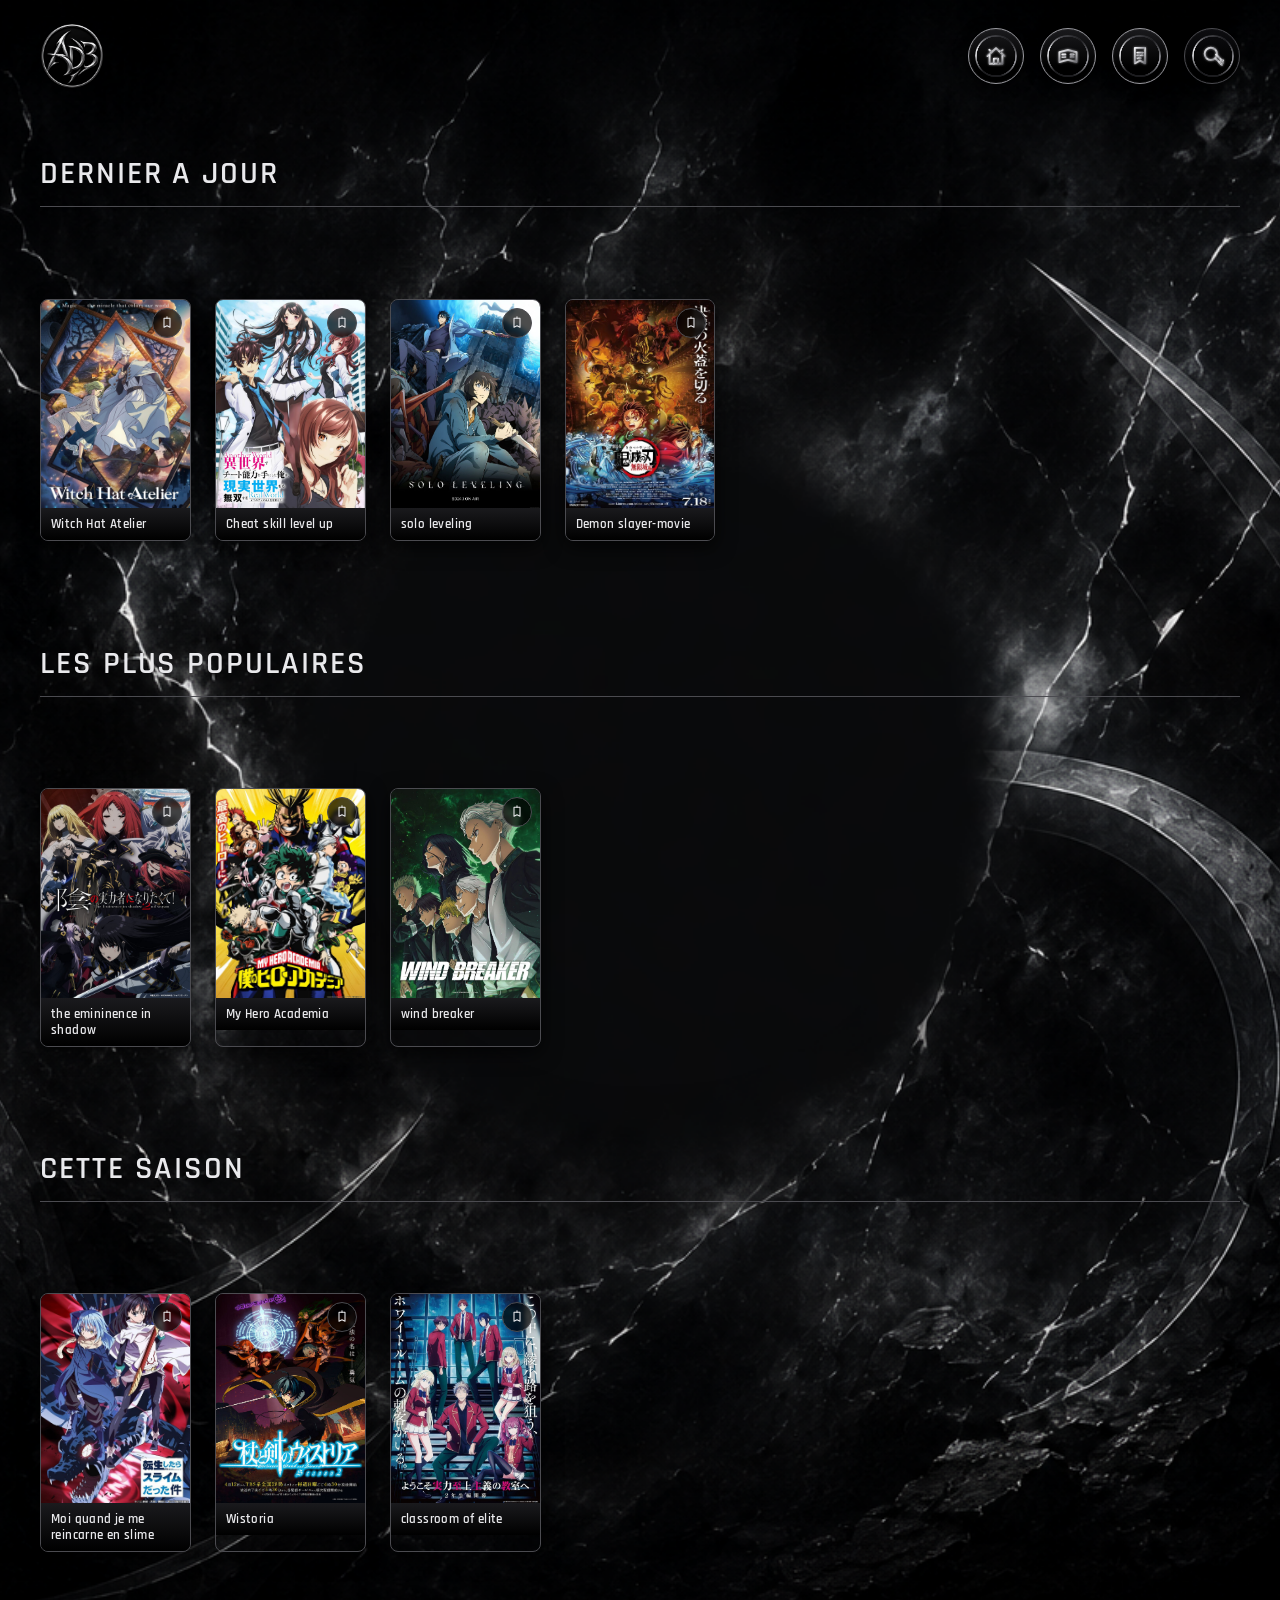
<file: index.html>
<!doctype html>
<html lang="en">
<head>
    <meta charset="utf-8">
    <title>Adbland</title>
    <link rel="stylesheet" href="style.css">
</head>

<body>
    <header class="site-header">
        <div class="logo">
            <img src="logo-ADB-cropped.png" alt="logo ADB">
        </div>

        <div class="site-header-right">
            <!-- ACCUEIL : pointe vers ta page d'accueil. Si ta home n'est pas index.html, change le href ici -->
            <a href="index.html" class="adb-icon-btn" aria-label="Accueil">
                <span class="adb-icon-ring" aria-hidden="true"></span>
                <span class="adb-icon-glyph adb-home" aria-hidden="true">
                    <svg viewBox="0 0 28 28">
                        <defs>
                            <linearGradient id="adbChromeStrokeHome" x1="0%" y1="0%" x2="100%" y2="100%">
                                <stop offset="0%" stop-color="#f2f2f4"/>
                                <stop offset="45%" stop-color="#9a9aa0"/>
                                <stop offset="55%" stop-color="#cfcfd2"/>
                                <stop offset="100%" stop-color="#6b6b70"/>
                            </linearGradient>
                        </defs>
                        <!-- toit pointu, écho au pic de la lettre A du logo -->
                        <path class="adb-stroke" d="M4 14 L14 5 L24 14"/>
                        <path class="adb-stroke" d="M14 5 L14 1.6" stroke-width="1.4"/>
                        <!-- petites épines d'accent sur le toit -->
                        <path class="adb-stroke" d="M19.3 9.3 L21.8 6.8 M8.7 9.3 L6.2 6.8" stroke-width="1.4"/>
                        <!-- murs -->
                        <path class="adb-stroke" d="M6.5 13 V23 H21.5 V13"/>
                        <!-- porte -->
                        <path class="adb-stroke" d="M11.5 23 V17 H16.5 V23"/>
                    </svg>
                </span>
            </a>

            <!-- CATALOGUE : pointe vers catalogue.html, même onglet (pas de target="_blank") -->
            <a href="catalogue.html" class="adb-icon-btn" aria-label="catalogue">
                <span class="adb-icon-ring" aria-hidden="true"></span>
                <span class="adb-icon-glyph adb-catalogue" aria-hidden="true">
                    <svg viewBox="0 0 28 28">
                        <defs>
                            <linearGradient id="adbChromeStrokeCatalogue" x1="0%" y1="0%" x2="100%" y2="100%">
                                <stop offset="0%" stop-color="#f2f2f4"/>
                                <stop offset="45%" stop-color="#9a9aa0"/>
                                <stop offset="55%" stop-color="#cfcfd2"/>
                                <stop offset="100%" stop-color="#6b6b70"/>
                            </linearGradient>
                        </defs>
                        <!-- livre ouvert, couverture en pointe comme le toit/A -->
                        <path class="adb-stroke" d="M14 7 L4 9.5 V21 L14 18.5 L24 21 V9.5 L14 7 Z"/>
                        <path class="adb-stroke" d="M14 7 V18.5"/>
                        <!-- épine d'accent sur la reliure -->
                        <path class="adb-stroke" d="M14 7 L14 3.6" stroke-width="1.4"/>
                        <path class="adb-stroke" d="M11 12.2 H7.3 M11 15.3 H7.3 M20.7 12.2 H17 M20.7 15.3 H17" stroke-width="1.4"/>
                    </svg>
                </span>
            </a>

            <!-- MA LISTE : pointe vers liste.html -->
            <a href="liste.html" class="adb-icon-btn" aria-label="Ma liste">
                <span class="adb-icon-ring" aria-hidden="true"></span>
                <span class="adb-icon-glyph adb-liste" aria-hidden="true">
                    <svg viewBox="0 0 28 28">
                        <defs>
                            <linearGradient id="adbChromeStrokeListe" x1="0%" y1="0%" x2="100%" y2="100%">
                                <stop offset="0%" stop-color="#f2f2f4"/>
                                <stop offset="45%" stop-color="#9a9aa0"/>
                                <stop offset="55%" stop-color="#cfcfd2"/>
                                <stop offset="100%" stop-color="#6b6b70"/>
                            </linearGradient>
                        </defs>
                        <!-- parchemin/liste avec pointe en haut, écho au pic du logo -->
                        <path class="adb-stroke" d="M8 4.5 H20 V22.5 L14 19.5 L8 22.5 Z"/>
                        <path class="adb-stroke" d="M14 4.5 L14 1.6" stroke-width="1.4"/>
                        <!-- lignes de la liste -->
                        <path class="adb-stroke" d="M10.8 10 H17.2 M10.8 13.3 H17.2 M10.8 16.6 H15" stroke-width="1.4"/>
                    </svg>
                </span>
            </a>

            <form class="adb-search" id="adbSearch" role="search">
                <button type="button" class="adb-search-btn" id="adbToggle" aria-label="Ouvrir la recherche" aria-expanded="false">
                    <span class="adb-icon-ring" aria-hidden="true"></span>
                    <span class="adb-glass" aria-hidden="true">
                        <svg viewBox="0 0 28 28">
                            <defs>
                                <linearGradient id="adbChromeStroke" x1="0%" y1="0%" x2="100%" y2="100%">
                                    <stop offset="0%" stop-color="#f2f2f4"/>
                                    <stop offset="45%" stop-color="#9a9aa0"/>
                                    <stop offset="55%" stop-color="#cfcfd2"/>
                                    <stop offset="100%" stop-color="#6b6b70"/>
                                </linearGradient>
                            </defs>
                            <!-- lentille -->
                            <circle class="adb-stroke" cx="11.5" cy="11.5" r="7.2"/>
                            <!-- poignée en forme de griffe, écho aux pointes du logo -->
                            <path class="adb-stroke" d="M16.7 16.7
                                                     C 18.6 18.6, 20.4 20.3, 22.2 22.1
                                                     C 23.1 23, 24.4 23.4, 25.3 22.6
                                                     C 26.1 21.8, 25.8 20.5, 24.9 19.6
                                                     C 23.1 17.8, 19.6 14.3, 17.5 12.3"/>
                            <!-- petite épine d'accent -->
                            <path class="adb-stroke" d="M21.6 21.6 L24.6 24.6 M23.4 19.8 L25.9 19.0" stroke-width="1.4"/>
                        </svg>
                    </span>
                </button>

                <input
                    class="adb-search-input"
                    id="adbInput"
                    type="text"
                    name="q"
                    placeholder="Rechercher…"
                    autocomplete="off"
                />
            </form>
        </div>
    </header>

    <!-- VIGNETTE : juste l'image, cliquable vers la fiche complète -->
  <main  class="catalogue-content">
        <h1 >dernier a jour</h1>
    
    </main>
    
    <section class="poster-grid">
    <a href="witch-hat-atelier.html" class="poster-card theme-aventure theme-fantaisie"><button type="button" class="poster-card-addlist" data-title="Witch Hat Atelier" data-poster="wicht.jpg" data-href="witch-hat-atelier.html" aria-label="Ajouter à la liste"><svg viewBox="0 0 28 28" class="poster-card-addlist-icon"><path d="M8 4.5 H20 V22.5 L14 19.5 L8 22.5 Z"/><path d="M14 4.5 L14 1.6" stroke-width="1.4"/></svg></button>
        <img src="wicht.jpg" alt="Witch Hat Atelier">
        <span class="poster-card-title">Witch Hat Atelier</span>
    </a>

    <a href="Cheat-skill-level-up.html" class="poster-card theme-isekai theme-action"><button type="button" class="poster-card-addlist" data-title="Cheat skill level up" data-poster="isekai.jpg" data-href="Cheat-skill-level-up.html" aria-label="Ajouter à la liste"><svg viewBox="0 0 28 28" class="poster-card-addlist-icon"><path d="M8 4.5 H20 V22.5 L14 19.5 L8 22.5 Z"/><path d="M14 4.5 L14 1.6" stroke-width="1.4"/></svg></button>
        <img src="isekai.jpg" alt="Cheat skill level up">
        <span class="poster-card-title">Cheat skill level up</span>
    </a>
        <a href="solo%20leveling.html" class="poster-card theme-action theme-fantaisie"><button type="button" class="poster-card-addlist" data-title="solo leveling" data-poster="sl.jpg" data-href="solo%20leveling.html" aria-label="Ajouter à la liste"><svg viewBox="0 0 28 28" class="poster-card-addlist-icon"><path d="M8 4.5 H20 V22.5 L14 19.5 L8 22.5 Z"/><path d="M14 4.5 L14 1.6" stroke-width="1.4"/></svg></button> <img src="sl.jpg" alt="solo-leveling"> 
            <span class="poster-card-title">solo leveling</span>
        </a>
        <a href="Demon%20slayer%20movie.html" class="poster-card theme-action theme-aventure"><button type="button" class="poster-card-addlist" data-title="Demon slayer-movie" data-poster="demon.jpg" data-href="Demon%20slayer%20movie.html" aria-label="Ajouter à la liste"><svg viewBox="0 0 28 28" class="poster-card-addlist-icon"><path d="M8 4.5 H20 V22.5 L14 19.5 L8 22.5 Z"/><path d="M14 4.5 L14 1.6" stroke-width="1.4"/></svg></button> <img src="demon.jpg" alt=""> <span class="poster-card-title"> Demon slayer-movie</span></a>
        
       
</section>
   
    <main class="catalogue-content">
        <h1>Les plus populaires</h1>
        
    </main>
    
    <section class="poster-grid">
        
        <a href="the%20eminence%20shadow.html" class="poster-card theme-isekai theme-comedie"><button type="button" class="poster-card-addlist" data-title="the emininence in shadow" data-poster="shadow.jpg" data-href="the%20eminence%20shadow.html" aria-label="Ajouter à la liste"><svg viewBox="0 0 28 28" class="poster-card-addlist-icon"><path d="M8 4.5 H20 V22.5 L14 19.5 L8 22.5 Z"/><path d="M14 4.5 L14 1.6" stroke-width="1.4"/></svg></button> <img src="shadow.jpg" alt="the eminence in shadow"> 
            <span class="poster-card-title">the emininence in shadow</span>
        </a>
        
        <a href="my%20hero%20academia.html" class="poster-card theme-action theme-shonen"><button type="button" class="poster-card-addlist" data-title="My Hero Academia" data-poster="mha.jpg" data-href="my%20hero%20academia.html" aria-label="Ajouter à la liste"><svg viewBox="0 0 28 28" class="poster-card-addlist-icon"><path d="M8 4.5 H20 V22.5 L14 19.5 L8 22.5 Z"/><path d="M14 4.5 L14 1.6" stroke-width="1.4"/></svg></button> <img src="mha.jpg" alt="my hero academia">
         <span class="poster-card-title">My Hero Academia</span>
        </a>
        <a href="wind%20breaker.html" class="poster-card theme-action theme-shonen"><button type="button" class="poster-card-addlist" data-title="wind breaker" data-poster="wind.jpg" data-href="wind%20breaker.html" aria-label="Ajouter à la liste"><svg viewBox="0 0 28 28" class="poster-card-addlist-icon"><path d="M8 4.5 H20 V22.5 L14 19.5 L8 22.5 Z"/><path d="M14 4.5 L14 1.6" stroke-width="1.4"/></svg></button> <img src="wind.jpg" alt=""> <span class="poster-card-title"> wind breaker</span></a>
        
    
    </section>
    
    <main class="catalogue-content">
    <h1>Cette saison</h1>
    
    </main>
    
    <section class="poster-grid">
        <a href="MQJMS.html" class="poster-card theme-isekai theme-fantaisie"><button type="button" class="poster-card-addlist" data-title="Moi quand je me reincarne en slime" data-poster="mqrs.jpg" data-href="MQJMS.html" aria-label="Ajouter à la liste"><svg viewBox="0 0 28 28" class="poster-card-addlist-icon"><path d="M8 4.5 H20 V22.5 L14 19.5 L8 22.5 Z"/><path d="M14 4.5 L14 1.6" stroke-width="1.4"/></svg></button> <img src="mqrs.jpg" alt=""> <span class="poster-card-title">Moi quand je me reincarne en slime
            </span></a>
        <a href="Wistoria.html" class="poster-card theme-isekai theme-aventure"><button type="button" class="poster-card-addlist" data-title="Wistoria" data-poster="wistoria.jpg" data-href="Wistoria.html" aria-label="Ajouter à la liste"><svg viewBox="0 0 28 28" class="poster-card-addlist-icon"><path d="M8 4.5 H20 V22.5 L14 19.5 L8 22.5 Z"/><path d="M14 4.5 L14 1.6" stroke-width="1.4"/></svg></button> <img src="wistoria.jpg" alt=""><span class="poster-card-title"> Wistoria</span></a>
        <a href="classroom%20of%20elite.html" class="poster-card theme-drame theme-shonen"><button type="button" class="poster-card-addlist" data-title="classroom of elite" data-poster="classroom.jpg" data-href="classroom%20of%20elite.html" aria-label="Ajouter à la liste"><svg viewBox="0 0 28 28" class="poster-card-addlist-icon"><path d="M8 4.5 H20 V22.5 L14 19.5 L8 22.5 Z"/><path d="M14 4.5 L14 1.6" stroke-width="1.4"/></svg></button> <img src="classroom.jpg" alt=""> <span class="poster-card-title">classroom of elite</span></a>
        
    
    </section>

    <script src="adb-catalog.js"></script>
    <script src="adb-search.js"></script>
    <script src="adb-list.js"></script>
</body>
</html>
</file>
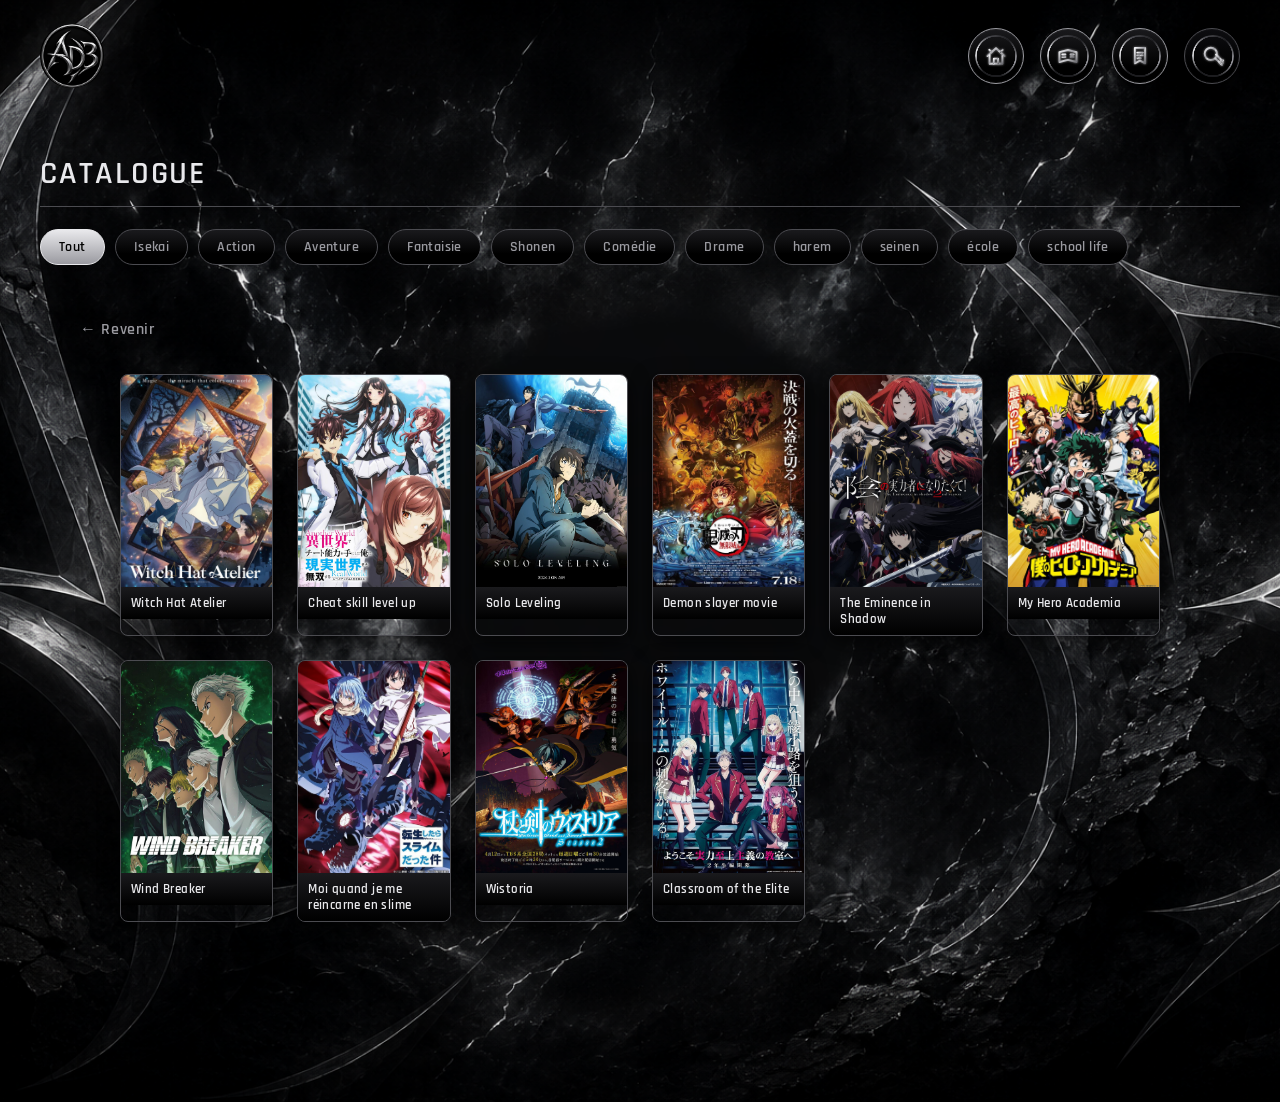
<file: catalogue.html>
<!doctype html>
<html lang="en">
<head>
    <meta charset="utf-8">
    <title>Adbland — Catalogue</title>
    <link rel="stylesheet" href="style.css">
</head>

<body>
    <header class="site-header">
        <div class="logo">
            <img src="logo-ADB-cropped.png" alt="logo ADB">
        </div>

        <div class="site-header-right">
            <a href="index.html" class="adb-icon-btn" aria-label="Accueil">
                <span class="adb-icon-ring" aria-hidden="true"></span>
                <span class="adb-icon-glyph adb-home" aria-hidden="true">
                    <svg viewBox="0 0 28 28">
                        <defs>
                            <linearGradient id="adbChromeStrokeHome" x1="0%" y1="0%" x2="100%" y2="100%">
                                <stop offset="0%" stop-color="#f2f2f4"/>
                                <stop offset="45%" stop-color="#9a9aa0"/>
                                <stop offset="55%" stop-color="#cfcfd2"/>
                                <stop offset="100%" stop-color="#6b6b70"/>
                            </linearGradient>
                        </defs>
                        <path class="adb-stroke" d="M4 14 L14 5 L24 14"/>
                        <path class="adb-stroke" d="M14 5 L14 1.6" stroke-width="1.4"/>
                        <path class="adb-stroke" d="M19.3 9.3 L21.8 6.8 M8.7 9.3 L6.2 6.8" stroke-width="1.4"/>
                        <path class="adb-stroke" d="M6.5 13 V23 H21.5 V13"/>
                        <path class="adb-stroke" d="M11.5 23 V17 H16.5 V23"/>
                    </svg>
                </span>
            </a>

            <a href="catalogue.html" class="adb-icon-btn" aria-label="Catalogue">
                <span class="adb-icon-ring" aria-hidden="true"></span>
                <span class="adb-icon-glyph adb-catalogue" aria-hidden="true">
                    <svg viewBox="0 0 28 28">
                        <defs>
                            <linearGradient id="adbChromeStrokeCatalogue" x1="0%" y1="0%" x2="100%" y2="100%">
                                <stop offset="0%" stop-color="#f2f2f4"/>
                                <stop offset="45%" stop-color="#9a9aa0"/>
                                <stop offset="55%" stop-color="#cfcfd2"/>
                                <stop offset="100%" stop-color="#6b6b70"/>
                            </linearGradient>
                        </defs>
                        <path class="adb-stroke" d="M14 7 L4 9.5 V21 L14 18.5 L24 21 V9.5 L14 7 Z"/>
                        <path class="adb-stroke" d="M14 7 V18.5"/>
                        <path class="adb-stroke" d="M14 7 L14 3.6" stroke-width="1.4"/>
                        <path class="adb-stroke" d="M11 12.2 H7.3 M11 15.3 H7.3 M20.7 12.2 H17 M20.7 15.3 H17" stroke-width="1.4"/>
                    </svg>
                </span>
            </a>

            <a href="liste.html" class="adb-icon-btn" aria-label="Ma liste">
                <span class="adb-icon-ring" aria-hidden="true"></span>
                <span class="adb-icon-glyph adb-liste" aria-hidden="true">
                    <svg viewBox="0 0 28 28">
                        <defs>
                            <linearGradient id="adbChromeStrokeListe" x1="0%" y1="0%" x2="100%" y2="100%">
                                <stop offset="0%" stop-color="#f2f2f4"/>
                                <stop offset="45%" stop-color="#9a9aa0"/>
                                <stop offset="55%" stop-color="#cfcfd2"/>
                                <stop offset="100%" stop-color="#6b6b70"/>
                            </linearGradient>
                        </defs>
                        <path class="adb-stroke" d="M8 4.5 H20 V22.5 L14 19.5 L8 22.5 Z"/>
                        <path class="adb-stroke" d="M14 4.5 L14 1.6" stroke-width="1.4"/>
                        <path class="adb-stroke" d="M10.8 10 H17.2 M10.8 13.3 H17.2 M10.8 16.6 H15" stroke-width="1.4"/>
                    </svg>
                </span>
            </a>

            <form class="adb-search" id="adbSearch" role="search">
                <button type="button" class="adb-search-btn" id="adbToggle" aria-label="Ouvrir la recherche" aria-expanded="false">
                    <span class="adb-icon-ring" aria-hidden="true"></span>
                    <span class="adb-glass" aria-hidden="true">
                        <svg viewBox="0 0 28 28">
                            <defs>
                                <linearGradient id="adbChromeStroke" x1="0%" y1="0%" x2="100%" y2="100%">
                                    <stop offset="0%" stop-color="#f2f2f4"/>
                                    <stop offset="45%" stop-color="#9a9aa0"/>
                                    <stop offset="55%" stop-color="#cfcfd2"/>
                                    <stop offset="100%" stop-color="#6b6b70"/>
                                </linearGradient>
                            </defs>
                            <circle class="adb-stroke" cx="11.5" cy="11.5" r="7.2"/>
                            <path class="adb-stroke" d="M16.7 16.7
                                                     C 18.6 18.6, 20.4 20.3, 22.2 22.1
                                                     C 23.1 23, 24.4 23.4, 25.3 22.6
                                                     C 26.1 21.8, 25.8 20.5, 24.9 19.6
                                                     C 23.1 17.8, 19.6 14.3, 17.5 12.3"/>
                            <path class="adb-stroke" d="M21.6 21.6 L24.6 24.6 M23.4 19.8 L25.9 19.0" stroke-width="1.4"/>
                        </svg>
                    </span>
                </button>

                <input
                    class="adb-search-input"
                    id="adbInput"
                    type="text"
                    name="q"
                    placeholder="Rechercher…"
                    autocomplete="off"
                />
            </form>
        </div>
    </header>

    <main class="catalogue-content">
        <h1>Catalogue</h1>

        <div class="theme-filters">
            <button class="theme-filter is-active" data-theme="tout">Tout</button>
            <button class="theme-filter" data-theme="isekai">Isekai</button>
            <button class="theme-filter" data-theme="action">Action</button>
            <button class="theme-filter" data-theme="aventure">Aventure</button>
            <button class="theme-filter" data-theme="fantaisie">Fantaisie</button>
            <button class="theme-filter" data-theme="shonen">Shonen</button>
            <button class="theme-filter" data-theme="comedie">Comédie</button>
            <button class="theme-filter" data-theme="drame">Drame</button>
            <button class="theme-filter" data-theme="harem">harem</button>
            <button class="theme-filter" data-theme="seinen">seinen</button>
            <button class="theme-filter" data-theme="école">école</button>
            <button class="theme-filter" data-theme="school life">school life</button>
        </div>

        <main class="detail-page">
            <a href="index.html" class="back-link">&larr; Revenir</a>
            
            <section class="poster-grid">
            <a href="witch-hat-atelier.html" class="poster-card theme-aventure theme-fantaisie">
                <img src="wicht.jpg" alt="Witch Hat Atelier">
                <span class="poster-card-title">Witch Hat Atelier</span>
            </a>

            <a href="Cheat-skill-level-up.html" class="poster-card theme-isekai theme-action">
                <img src="isekai.jpg" alt="Cheat skill level up">
                <span class="poster-card-title">Cheat skill level up</span>
            </a>

            <a href="solo%20leveling.html" class="poster-card theme-action theme-fantaisie">
                <img src="sl.jpg" alt="Solo Leveling">
                <span class="poster-card-title">Solo Leveling</span>
            </a>

            <a href="Demon%20slayer%20movie.html" class="poster-card theme-action theme-aventure">
                <img src="demon.jpg" alt="Demon Slayer movie">
                <span class="poster-card-title">Demon slayer movie</span>
            </a>

            <a href="the%20eminence%20shadow.html" class="poster-card theme-isekai theme-comedie theme-harem">
                <img src="shadow.jpg" alt="The Eminence in Shadow">
                <span class="poster-card-title">The Eminence in Shadow</span>
            </a>

            <a href="my%20hero%20academia.html" class="poster-card theme-action theme-shonen theme-école theme-drame">
                <img src="mha.jpg" alt="My Hero Academia">
                <span class="poster-card-title">My Hero Academia</span>
            </a>

            <a href="wind%20breaker.html" class="poster-card theme-action theme-Action theme-école">
                <img src="wind.jpg" alt="Wind Breaker">
                <span class="poster-card-title">Wind Breaker</span>
            </a>

            <a href="MQJMS.html" class="poster-card theme-isekai theme-fantaisie theme-Aventure theme-Comedie theme-Drame theme-seinen">
                <img src="mqrs.jpg" alt="Moi quand je me réincarne en slime">
                <span class="poster-card-title">Moi quand je me réincarne en slime</span>
            </a>

            <a href="Wistoria.html" class="poster-card theme-école theme-Action theme-Comedie them-drame theme-fantaisie">
                <img src="wistoria.jpg" alt="Wistoria">
                <span class="poster-card-title">Wistoria</span>
            </a>

            <a href="classroom%20of%20elite.html" class="poster-card theme-drame theme-schoollife theme-école">
                <img src="classroom.jpg" alt="Classroom of the Elite">
                <span class="poster-card-title">Classroom of the Elite</span>
            </a>
        </section>
    </main>
  <script src="adb-catalog.js"></script>
    <script src="adb-search.js"></script>
    <script src="adb-filter.js"></script>
          <script src="adb-list.js"></script>
      </main>
</body>
</html>
</file>
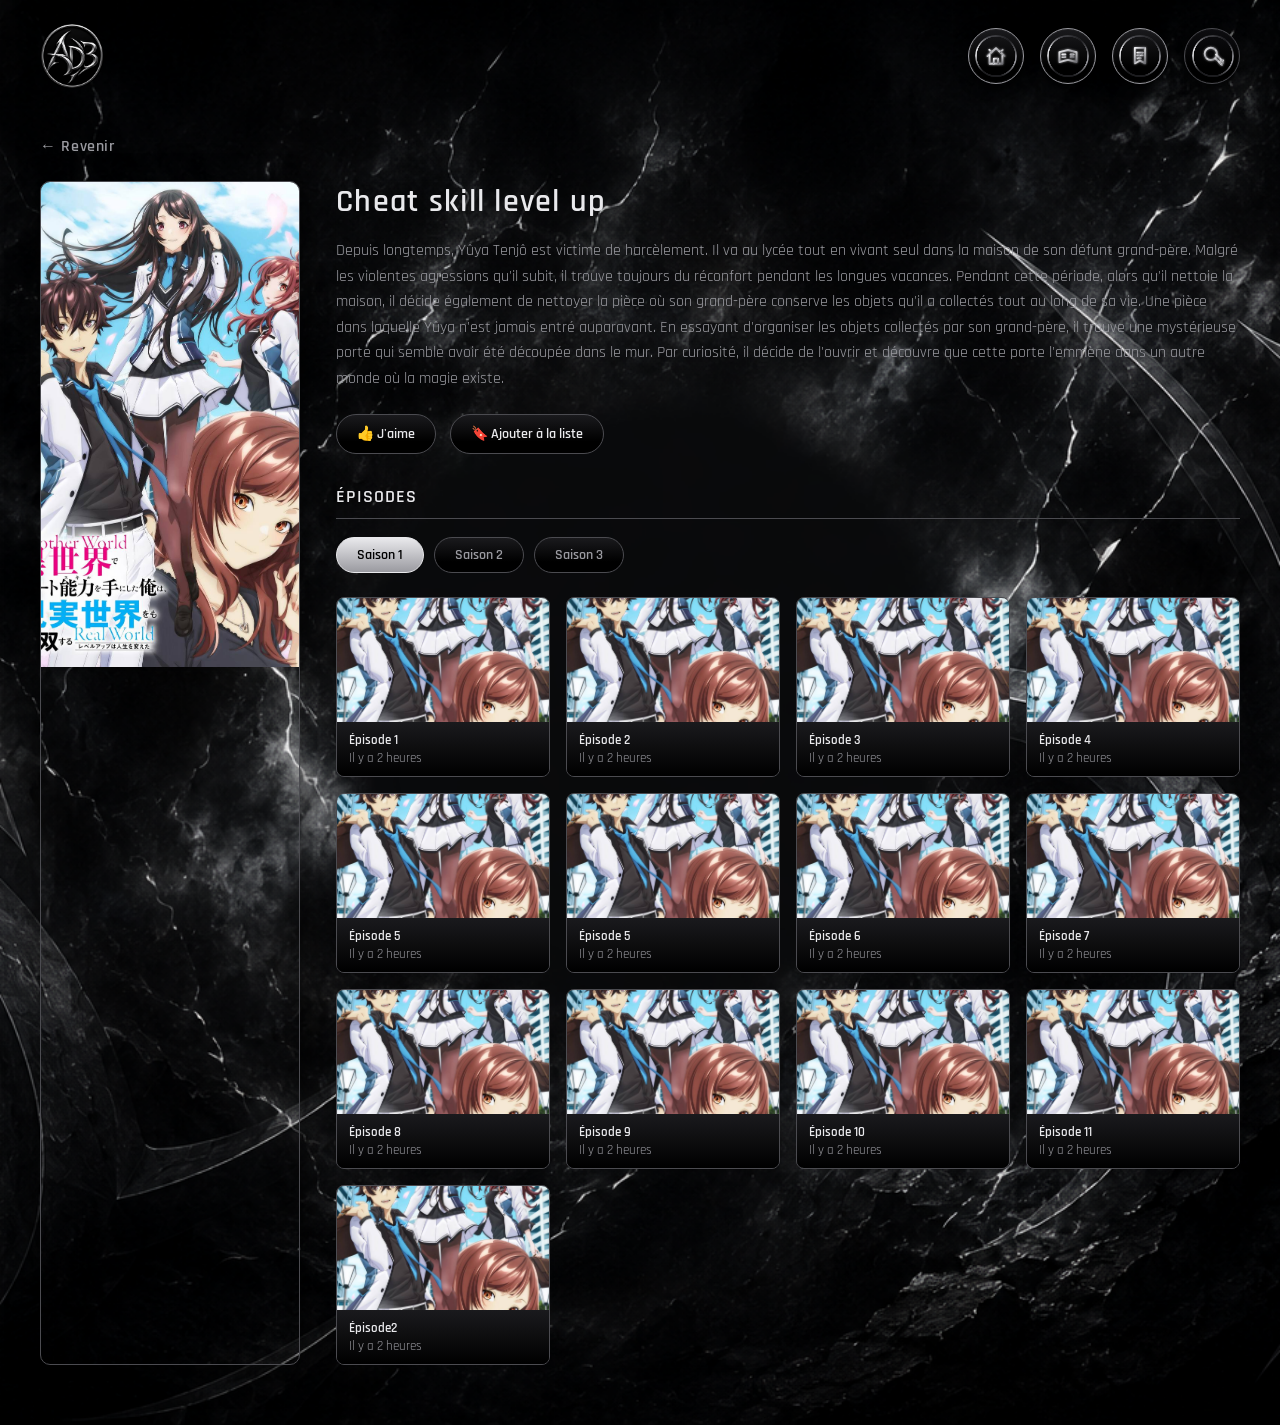
<file: Cheat-skill-level-up.html>
<!doctype html>
<html lang="en">
<head>
    <meta charset="utf-8">
    <title>isekai cheat skill level up</title>
    <link rel="stylesheet" href="style.css">
</head>

<body>
    <header class="site-header">
        <div class="logo">
            <img src="logo-ADB-cropped.png" alt="logo ADB">
        </div>

        <div class="site-header-right">
            <a href="index.html" class="adb-icon-btn" aria-label="Accueil">
                <span class="adb-icon-ring" aria-hidden="true"></span>
                <span class="adb-icon-glyph adb-home" aria-hidden="true">
                    <svg viewBox="0 0 28 28">
                        <defs>
                            <linearGradient id="adbChromeStrokeHome" x1="0%" y1="0%" x2="100%" y2="100%">
                                <stop offset="0%" stop-color="#f2f2f4"/>
                                <stop offset="45%" stop-color="#9a9aa0"/>
                                <stop offset="55%" stop-color="#cfcfd2"/>
                                <stop offset="100%" stop-color="#6b6b70"/>
                            </linearGradient>
                        </defs>
                        <path class="adb-stroke" d="M4 14 L14 5 L24 14"/>
                        <path class="adb-stroke" d="M14 5 L14 1.6" stroke-width="1.4"/>
                        <path class="adb-stroke" d="M19.3 9.3 L21.8 6.8 M8.7 9.3 L6.2 6.8" stroke-width="1.4"/>
                        <path class="adb-stroke" d="M6.5 13 V23 H21.5 V13"/>
                        <path class="adb-stroke" d="M11.5 23 V17 H16.5 V23"/>
                    </svg>
                </span>
            </a>

            <a href="catalogue.html" class="adb-icon-btn" aria-label="Catalogue">
                <span class="adb-icon-ring" aria-hidden="true"></span>
                <span class="adb-icon-glyph adb-catalogue" aria-hidden="true">
                    <svg viewBox="0 0 28 28">
                        <defs>
                            <linearGradient id="adbChromeStrokeCatalogue" x1="0%" y1="0%" x2="100%" y2="100%">
                                <stop offset="0%" stop-color="#f2f2f4"/>
                                <stop offset="45%" stop-color="#9a9aa0"/>
                                <stop offset="55%" stop-color="#cfcfd2"/>
                                <stop offset="100%" stop-color="#6b6b70"/>
                            </linearGradient>
                        </defs>
                        <path class="adb-stroke" d="M14 7 L4 9.5 V21 L14 18.5 L24 21 V9.5 L14 7 Z"/>
                        <path class="adb-stroke" d="M14 7 V18.5"/>
                        <path class="adb-stroke" d="M14 7 L14 3.6" stroke-width="1.4"/>
                        <path class="adb-stroke" d="M11 12.2 H7.3 M11 15.3 H7.3 M20.7 12.2 H17 M20.7 15.3 H17" stroke-width="1.4"/>
                    </svg>
                </span>
            </a>

            <a href="liste.html" class="adb-icon-btn" aria-label="Ma liste">
                <span class="adb-icon-ring" aria-hidden="true"></span>
                <span class="adb-icon-glyph adb-liste" aria-hidden="true">
                    <svg viewBox="0 0 28 28">
                        <defs>
                            <linearGradient id="adbChromeStrokeListe" x1="0%" y1="0%" x2="100%" y2="100%">
                                <stop offset="0%" stop-color="#f2f2f4"/>
                                <stop offset="45%" stop-color="#9a9aa0"/>
                                <stop offset="55%" stop-color="#cfcfd2"/>
                                <stop offset="100%" stop-color="#6b6b70"/>
                            </linearGradient>
                        </defs>
                        <path class="adb-stroke" d="M8 4.5 H20 V22.5 L14 19.5 L8 22.5 Z"/>
                        <path class="adb-stroke" d="M14 4.5 L14 1.6" stroke-width="1.4"/>
                        <path class="adb-stroke" d="M10.8 10 H17.2 M10.8 13.3 H17.2 M10.8 16.6 H15" stroke-width="1.4"/>
                    </svg>
                </span>
            </a>

            <form class="adb-search" id="adbSearch" role="search">
                <button type="button" class="adb-search-btn" id="adbToggle" aria-label="Ouvrir la recherche" aria-expanded="false">
                    <span class="adb-icon-ring" aria-hidden="true"></span>
                    <span class="adb-glass" aria-hidden="true">
                        <svg viewBox="0 0 28 28">
                            <defs>
                                <linearGradient id="adbChromeStroke" x1="0%" y1="0%" x2="100%" y2="100%">
                                    <stop offset="0%" stop-color="#f2f2f4"/>
                                    <stop offset="45%" stop-color="#9a9aa0"/>
                                    <stop offset="55%" stop-color="#cfcfd2"/>
                                    <stop offset="100%" stop-color="#6b6b70"/>
                                </linearGradient>
                            </defs>
                            <circle class="adb-stroke" cx="11.5" cy="11.5" r="7.2"/>
                            <path class="adb-stroke" d="M16.7 16.7
                                                     C 18.6 18.6, 20.4 20.3, 22.2 22.1
                                                     C 23.1 23, 24.4 23.4, 25.3 22.6
                                                     C 26.1 21.8, 25.8 20.5, 24.9 19.6
                                                     C 23.1 17.8, 19.6 14.3, 17.5 12.3"/>
                            <path class="adb-stroke" d="M21.6 21.6 L24.6 24.6 M23.4 19.8 L25.9 19.0" stroke-width="1.4"/>
                        </svg>
                    </span>
                </button>

                <input
                    class="adb-search-input"
                    id="adbInput"
                    type="text"
                    name="q"
                    placeholder="Rechercher…"
                    autocomplete="off"
                />
            </form>
        </div>
    </header>
    
    <main class="detail-page">
        <a href="index.html" class="back-link">&larr; Revenir</a>

        <div class="detail-layout">
            <div class="detail-poster">
              <img style="width: 320px; height: 485px; object-fit: cover;" src="isekai.jpg" alt="Cheat skill level up">
            </div>

            <div class="detail-body">
                <h1>Cheat skill level up</h1>
                <p class="description">
                    Depuis longtemps, Yûya Tenjô est victime de harcèlement. Il va au lycée tout en vivant seul dans
                    la maison de son défunt grand-père. Malgré les violentes agressions qu'il subit, il trouve toujours du réconfort pendant les longues vacances.

Pendant cette période, alors qu'il nettoie la maison, il décide également de nettoyer la pièce où son grand-père
                    conserve les objets qu'il a collectés tout au long de sa vie. Une pièce dans laquelle Yûya n'est jamais entré auparavant.

En essayant d'organiser les objets collectés par son grand-père, il trouve une mystérieuse 
                    porte qui semble avoir été découpée dans le mur. Par curiosité, il décide de l'ouvrir et découvre que cette porte l'emmène dans un autre monde où la magie existe.
                </p>

                <div class="detail-actions">
                    <button type="button" class="btn-like">👍 J'aime</button>
                    <button type="button" class="btn-addlist">🔖 Ajouter à la liste</button>
                </div>

                <h2>Épisodes</h2>

                <!-- ONGLETS SAISONS -->
                <div class="saisons-tabs">
                    <button class="saison-tab is-active" data-saison="1">Saison 1</button>
                    <button class="saison-tab" data-saison="2">Saison 2</button>
                    <button class="saison-tab" data-saison="3">Saison 3</button>
                </div>

                <!-- SAISON 1 -->
                <div class="saison-panel is-active" data-saison="1">
                    <a href="Cheat%20Skill%20Level%20Up%20Saison%201%20E01%20VF.mp4" class="episode-thumb-link">
                        <img src="isekai.jpg" alt="Épisode 1">
                        <div class="episode-thumb-meta">
                            <strong>Épisode 1</strong>
                            Il y a 2 heures
                        </div>
                    </a>
                    <a href="episode2.html" class="episode-thumb-link">
                        <img src="isekai.jpg" alt="Épisode 2">
                        <div class="episode-thumb-meta">
                            <strong>Épisode 2</strong>
                            Il y a 2 heures
                        </div>
                    </a>
                    <a href="episode3.html" class="episode-thumb-link">
                        <img src="isekai.jpg" alt="Épisode 3">
                        <div class="episode-thumb-meta">
                            <strong>Épisode 3</strong>
                            Il y a 2 heures
                        </div>
                    </a>
                     <a href="episode4.html" class="episode-thumb-link">
                        <img src="isekai.jpg" alt="Épisode 4">
                        <div class="episode-thumb-meta">
                            <strong>Épisode 4</strong>
                            Il y a 2 heures
                        </div>
                    </a>
                     <a href="episode5.html" class="episode-thumb-link">
                        <img src="isekai.jpg" alt="Épisode 5">
                        <div class="episode-thumb-meta">
                            <strong>Épisode 5</strong>
                            Il y a 2 heures
                        </div>
                    </a>
                     <a href="episode5.html" class="episode-thumb-link">
                        <img src="isekai.jpg" alt="Épisode 5">
                        <div class="episode-thumb-meta">
                            <strong>Épisode 5</strong>
                            Il y a 2 heures
                        </div>
                    </a>
                     <a href="episode6.html" class="episode-thumb-link">
                        <img src="isekai.jpg" alt="Épisode 6">
                        <div class="episode-thumb-meta">
                            <strong>Épisode 6</strong>
                            Il y a 2 heures
                        </div>
                    </a>
                     <a href="episode7.html" class="episode-thumb-link">
                        <img src="isekai.jpg" alt="Épisode 7">
                        <div class="episode-thumb-meta">
                            <strong>Épisode 7</strong>
                            Il y a 2 heures
                        </div>
                    </a>
                     <a href="episode8.html" class="episode-thumb-link">
                        <img src="isekai.jpg" alt="Épisode 8">
                        <div class="episode-thumb-meta">
                            <strong>Épisode 8</strong>
                            Il y a 2 heures
                        </div>
                    </a>
                     <a href="episode9.html" class="episode-thumb-link">
                        <img src="isekai.jpg" alt="Épisode 9">
                        <div class="episode-thumb-meta">
                            <strong>Épisode 9</strong>
                            Il y a 2 heures
                        </div>
                    </a>
                     <a href="episode10.html" class="episode-thumb-link">
                        <img src="isekai.jpg" alt="Épisode 10">
                        <div class="episode-thumb-meta">
                            <strong>Épisode 10</strong>
                            Il y a 2 heures
                        </div>
                    </a>
                     <a href="episode11.html" class="episode-thumb-link">
                        <img src="isekai.jpg" alt="Épisode 11">
                        <div class="episode-thumb-meta">
                            <strong>Épisode 11</strong>
                            Il y a 2 heures
                        </div>
                    </a>
                     <a href="episode12.html" class="episode-thumb-link">
                        <img src="isekai.jpg" alt="Épisode 12">
                        <div class="episode-thumb-meta">
                            <strong>Épisode2</strong>
                            Il y a 2 heures
                        </div>
                    </a>
                   
                </div><!-- fin saison-panel 1 -->

                <!-- SAISON 2 -->
                <div class="saison-panel" data-saison="2">
                     <p style="color:var(--chrome-2);font-family:'Rajdhani',sans-serif;">
                        Bientôt disponible.
                    </p>
                </div><!-- fin saison-panel 2 -->

               
                <div class="episode-grid">
                    
                    
                </div>
            </div>
        </div>
    </main>

    <script src="adb-search.js"></script>
     <script src="episod.js"></script>
</body>
</html>
</file>
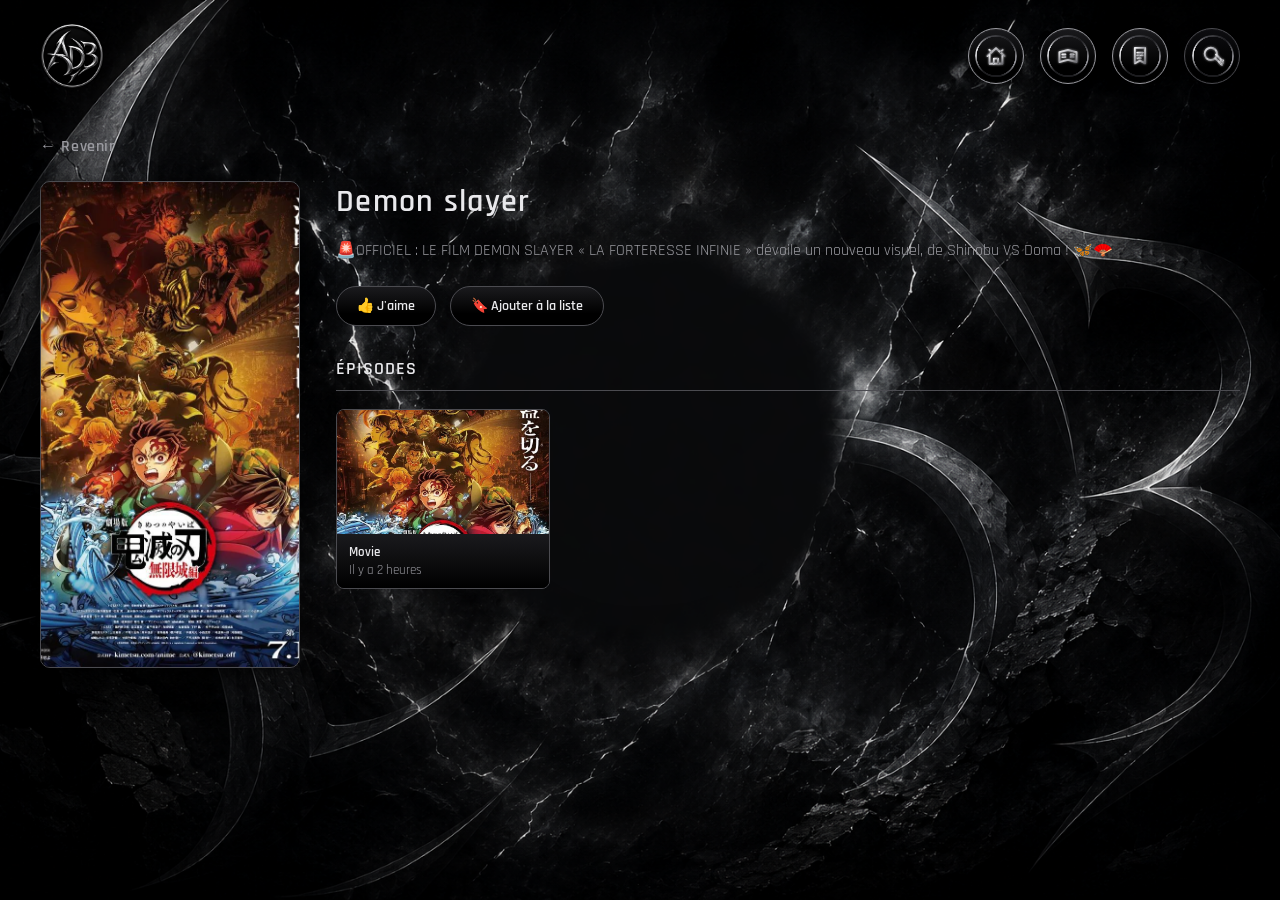
<file: Demon slayer movie.html>
<!doctype html>
<html lang="en">
    <head>
        <meta charset="utf-8" />
        <title>Adbland — Demon-slayer-movie</title>
        <link rel="stylesheet" href="style.css" />
    </head>

    <body>
        <header class="site-header">
            <div class="logo">
                <img src="logo-ADB-cropped.png" alt="logo ADB" />
            </div>

            <div class="site-header-right">
                <a href="index.html" class="adb-icon-btn" aria-label="Accueil">
                    <span class="adb-icon-ring" aria-hidden="true"></span>
                    <span class="adb-icon-glyph adb-home" aria-hidden="true">
                        <svg viewBox="0 0 28 28">
                            <defs>
                                <linearGradient id="adbChromeStrokeHome" x1="0%" y1="0%" x2="100%" y2="100%">
                                    <stop offset="0%" stop-color="#f2f2f4" />
                                    <stop offset="45%" stop-color="#9a9aa0" />
                                    <stop offset="55%" stop-color="#cfcfd2" />
                                    <stop offset="100%" stop-color="#6b6b70" />
                                </linearGradient>
                            </defs>
                            <path class="adb-stroke" d="M4 14 L14 5 L24 14" />
                            <path class="adb-stroke" d="M14 5 L14 1.6" stroke-width="1.4" />
                            <path class="adb-stroke" d="M19.3 9.3 L21.8 6.8 M8.7 9.3 L6.2 6.8" stroke-width="1.4" />
                            <path class="adb-stroke" d="M6.5 13 V23 H21.5 V13" />
                            <path class="adb-stroke" d="M11.5 23 V17 H16.5 V23" />
                        </svg>
                    </span>
                </a>

                <a href="catalogue.html" class="adb-icon-btn" aria-label="Catalogue">
                    <span class="adb-icon-ring" aria-hidden="true"></span>
                    <span class="adb-icon-glyph adb-catalogue" aria-hidden="true">
                        <svg viewBox="0 0 28 28">
                            <defs>
                                <linearGradient id="adbChromeStrokeCatalogue" x1="0%" y1="0%" x2="100%" y2="100%">
                                    <stop offset="0%" stop-color="#f2f2f4" />
                                    <stop offset="45%" stop-color="#9a9aa0" />
                                    <stop offset="55%" stop-color="#cfcfd2" />
                                    <stop offset="100%" stop-color="#6b6b70" />
                                </linearGradient>
                            </defs>
                            <path class="adb-stroke" d="M14 7 L4 9.5 V21 L14 18.5 L24 21 V9.5 L14 7 Z" />
                            <path class="adb-stroke" d="M14 7 V18.5" />
                            <path class="adb-stroke" d="M14 7 L14 3.6" stroke-width="1.4" />
                            <path
                                class="adb-stroke"
                                d="M11 12.2 H7.3 M11 15.3 H7.3 M20.7 12.2 H17 M20.7 15.3 H17"
                                stroke-width="1.4" />
                        </svg>
                    </span>
                </a>

                <a href="liste.html" class="adb-icon-btn" aria-label="Ma liste">
                    <span class="adb-icon-ring" aria-hidden="true"></span>
                    <span class="adb-icon-glyph adb-liste" aria-hidden="true">
                        <svg viewBox="0 0 28 28">
                            <defs>
                                <linearGradient id="adbChromeStrokeListe" x1="0%" y1="0%" x2="100%" y2="100%">
                                    <stop offset="0%" stop-color="#f2f2f4" />
                                    <stop offset="45%" stop-color="#9a9aa0" />
                                    <stop offset="55%" stop-color="#cfcfd2" />
                                    <stop offset="100%" stop-color="#6b6b70" />
                                </linearGradient>
                            </defs>
                            <path class="adb-stroke" d="M8 4.5 H20 V22.5 L14 19.5 L8 22.5 Z" />
                            <path class="adb-stroke" d="M14 4.5 L14 1.6" stroke-width="1.4" />
                            <path
                                class="adb-stroke"
                                d="M10.8 10 H17.2 M10.8 13.3 H17.2 M10.8 16.6 H15"
                                stroke-width="1.4" />
                        </svg>
                    </span>
                </a>

                <form class="adb-search" id="adbSearch" role="search">
                    <button
                        type="button"
                        class="adb-search-btn"
                        id="adbToggle"
                        aria-label="Ouvrir la recherche"
                        aria-expanded="false">
                        <span class="adb-icon-ring" aria-hidden="true"></span>
                        <span class="adb-glass" aria-hidden="true">
                            <svg viewBox="0 0 28 28">
                                <defs>
                                    <linearGradient id="adbChromeStroke" x1="0%" y1="0%" x2="100%" y2="100%">
                                        <stop offset="0%" stop-color="#f2f2f4" />
                                        <stop offset="45%" stop-color="#9a9aa0" />
                                        <stop offset="55%" stop-color="#cfcfd2" />
                                        <stop offset="100%" stop-color="#6b6b70" />
                                    </linearGradient>
                                </defs>
                                <circle class="adb-stroke" cx="11.5" cy="11.5" r="7.2" />
                                <path
                                    class="adb-stroke"
                                    d="M16.7 16.7
                                                     C 18.6 18.6, 20.4 20.3, 22.2 22.1
                                                     C 23.1 23, 24.4 23.4, 25.3 22.6
                                                     C 26.1 21.8, 25.8 20.5, 24.9 19.6
                                                     C 23.1 17.8, 19.6 14.3, 17.5 12.3" />
                                <path
                                    class="adb-stroke"
                                    d="M21.6 21.6 L24.6 24.6 M23.4 19.8 L25.9 19.0"
                                    stroke-width="1.4" />
                            </svg>
                        </span>
                    </button>

                    <input
                        class="adb-search-input"
                        id="adbInput"
                        type="text"
                        name="q"
                        placeholder="Rechercher…"
                        autocomplete="off" />
                </form>
            </div>
        </header>

        <main class="detail-page">
            <a href="index.html" class="back-link">&larr; Revenir</a>

            <div class="detail-layout">
                <div class="detail-poster">
                    <img
                        style="width: 320px; height: 485px; object-fit: cover"
                        src="demon.jpg"
                        alt="Witch Hat Atelier" />
                </div>

                <div class="detail-body">
                    <h1>Demon slayer</h1>
                    <p class="description">
                      🚨OFFICIEL : LE FILM DEMON SLAYER « LA FORTERESSE INFINIE » dévoile un nouveau visuel, de Shinobu VS Doma ! 🦋🪭
                    <div class="detail-actions">
                        <button type="button" class="btn-like">👍 J'aime</button>
                        <button type="button" class="btn-addlist">🔖 Ajouter à la liste</button>
                    </div>

                    <h2>Épisodes</h2>
                    <div class="episode-grid">
                        <a href="" class="episode-thumb-link">
                            <img src="demon.jpg" alt="Épisode 1" />
                            <div class="episode-thumb-meta">
                                <strong>Movie</strong>
                                Il y a 2 heures
                            </div>
                        </a>
                        
                        <a href=""></a>
                    </div>
                </div>
            </div>
        </main>

        
        <script src="adb-catalog.js"></script>
        <script src="adb-search.js"></script>
        <script src="adb-list.js"></script>
    </body>
</html>
</file>
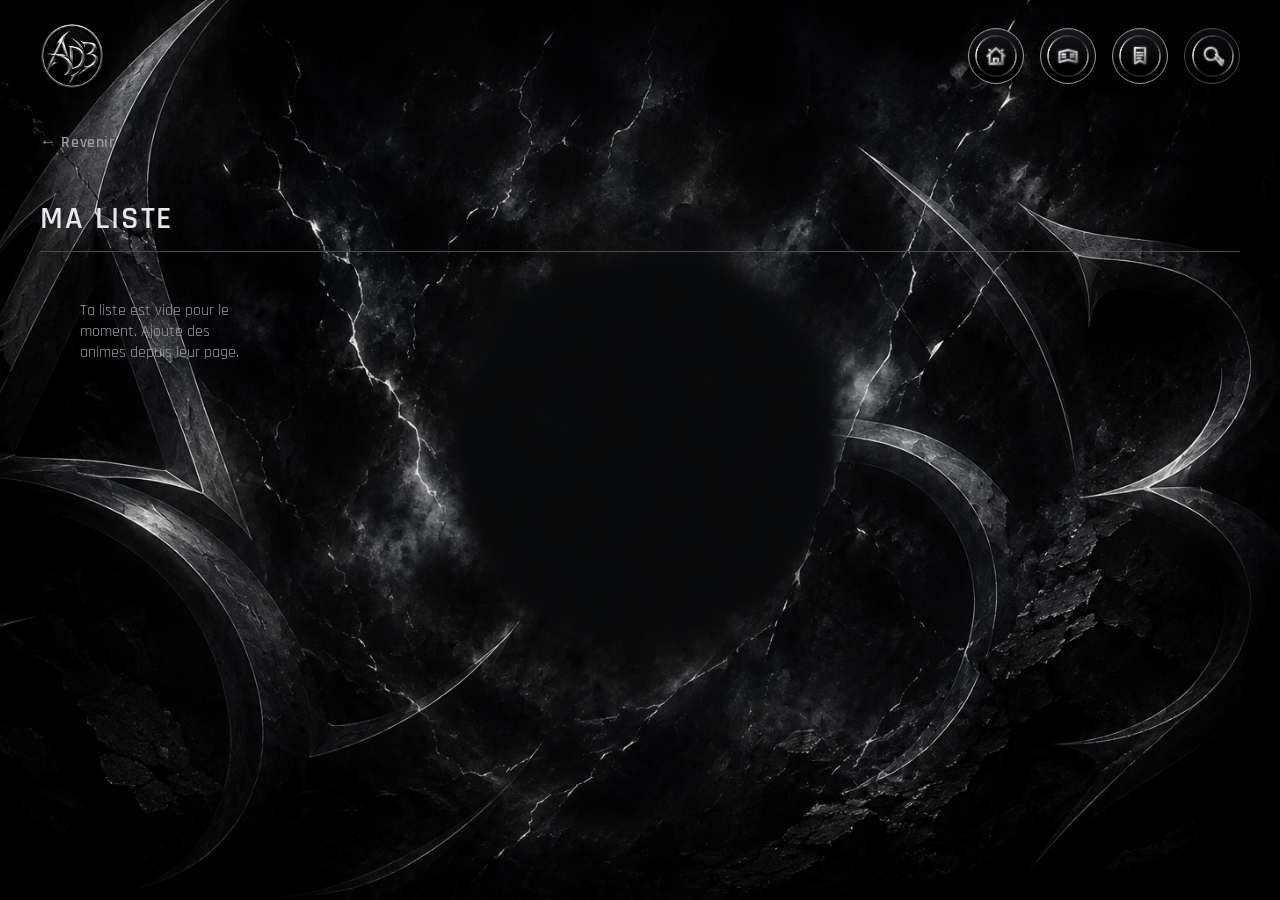
<file: liste.html>
<!doctype html>
<html lang="en">
<head>
    <meta charset="utf-8">
    <title>Adbland — Ma liste</title>
    <link rel="stylesheet" href="style.css">
</head>

<body>
    <header class="site-header">
        <div class="logo">
            <img src="logo-ADB-cropped.png" alt="logo ADB">
        </div>

        <div class="site-header-right">
            <a href="index.html" class="adb-icon-btn" aria-label="Accueil">
                <span class="adb-icon-ring" aria-hidden="true"></span>
                <span class="adb-icon-glyph adb-home" aria-hidden="true">
                    <svg viewBox="0 0 28 28">
                        <defs>
                            <linearGradient id="adbChromeStrokeHome" x1="0%" y1="0%" x2="100%" y2="100%">
                                <stop offset="0%" stop-color="#f2f2f4"/>
                                <stop offset="45%" stop-color="#9a9aa0"/>
                                <stop offset="55%" stop-color="#cfcfd2"/>
                                <stop offset="100%" stop-color="#6b6b70"/>
                            </linearGradient>
                        </defs>
                        <path class="adb-stroke" d="M4 14 L14 5 L24 14"/>
                        <path class="adb-stroke" d="M14 5 L14 1.6" stroke-width="1.4"/>
                        <path class="adb-stroke" d="M19.3 9.3 L21.8 6.8 M8.7 9.3 L6.2 6.8" stroke-width="1.4"/>
                        <path class="adb-stroke" d="M6.5 13 V23 H21.5 V13"/>
                        <path class="adb-stroke" d="M11.5 23 V17 H16.5 V23"/>
                    </svg>
                </span>
            </a>

            <a href="catalogue.html" class="adb-icon-btn" aria-label="Catalogue">
                <span class="adb-icon-ring" aria-hidden="true"></span>
                <span class="adb-icon-glyph adb-catalogue" aria-hidden="true">
                    <svg viewBox="0 0 28 28">
                        <defs>
                            <linearGradient id="adbChromeStrokeCatalogue" x1="0%" y1="0%" x2="100%" y2="100%">
                                <stop offset="0%" stop-color="#f2f2f4"/>
                                <stop offset="45%" stop-color="#9a9aa0"/>
                                <stop offset="55%" stop-color="#cfcfd2"/>
                                <stop offset="100%" stop-color="#6b6b70"/>
                            </linearGradient>
                        </defs>
                        <path class="adb-stroke" d="M14 7 L4 9.5 V21 L14 18.5 L24 21 V9.5 L14 7 Z"/>
                        <path class="adb-stroke" d="M14 7 V18.5"/>
                        <path class="adb-stroke" d="M14 7 L14 3.6" stroke-width="1.4"/>
                        <path class="adb-stroke" d="M11 12.2 H7.3 M11 15.3 H7.3 M20.7 12.2 H17 M20.7 15.3 H17" stroke-width="1.4"/>
                    </svg>
                </span>
            </a>

            <a href="liste.html" class="adb-icon-btn" aria-label="Ma liste">
                <span class="adb-icon-ring" aria-hidden="true"></span>
                <span class="adb-icon-glyph adb-liste" aria-hidden="true">
                    <svg viewBox="0 0 28 28">
                        <defs>
                            <linearGradient id="adbChromeStrokeListe" x1="0%" y1="0%" x2="100%" y2="100%">
                                <stop offset="0%" stop-color="#f2f2f4"/>
                                <stop offset="45%" stop-color="#9a9aa0"/>
                                <stop offset="55%" stop-color="#cfcfd2"/>
                                <stop offset="100%" stop-color="#6b6b70"/>
                            </linearGradient>
                        </defs>
                        <path class="adb-stroke" d="M8 4.5 H20 V22.5 L14 19.5 L8 22.5 Z"/>
                        <path class="adb-stroke" d="M14 4.5 L14 1.6" stroke-width="1.4"/>
                        <path class="adb-stroke" d="M10.8 10 H17.2 M10.8 13.3 H17.2 M10.8 16.6 H15" stroke-width="1.4"/>
                    </svg>
                </span>
            </a>

            <form class="adb-search" id="adbSearch" role="search">
                <button type="button" class="adb-search-btn" id="adbToggle" aria-label="Ouvrir la recherche" aria-expanded="false">
                    <span class="adb-icon-ring" aria-hidden="true"></span>
                    <span class="adb-glass" aria-hidden="true">
                        <svg viewBox="0 0 28 28">
                            <defs>
                                <linearGradient id="adbChromeStroke" x1="0%" y1="0%" x2="100%" y2="100%">
                                    <stop offset="0%" stop-color="#f2f2f4"/>
                                    <stop offset="45%" stop-color="#9a9aa0"/>
                                    <stop offset="55%" stop-color="#cfcfd2"/>
                                    <stop offset="100%" stop-color="#6b6b70"/>
                                </linearGradient>
                            </defs>
                            <circle class="adb-stroke" cx="11.5" cy="11.5" r="7.2"/>
                            <path class="adb-stroke" d="M16.7 16.7
                                                     C 18.6 18.6, 20.4 20.3, 22.2 22.1
                                                     C 23.1 23, 24.4 23.4, 25.3 22.6
                                                     C 26.1 21.8, 25.8 20.5, 24.9 19.6
                                                     C 23.1 17.8, 19.6 14.3, 17.5 12.3"/>
                            <path class="adb-stroke" d="M21.6 21.6 L24.6 24.6 M23.4 19.8 L25.9 19.0" stroke-width="1.4"/>
                        </svg>
                    </span>
                </button>

                <input
                    class="adb-search-input"
                    id="adbInput"
                    type="text"
                    name="q"
                    placeholder="Rechercher…"
                    autocomplete="off"
                />
            </form>
        </div>
    </header>

    <main class="catalogue-content">
        <a href="index.html" class="back-link">&larr; Revenir </a>
        <h1>Ma liste</h1>
        <section class="poster-grid" id="myListGrid">
            <!-- rempli automatiquement par adb-list.js -->
        </section>
    </main>

    <script src="adb-catalog.js"></script>
    <script src="adb-search.js"></script>
    <script src="adb-list.js"></script>
</body>
</html>
</file>
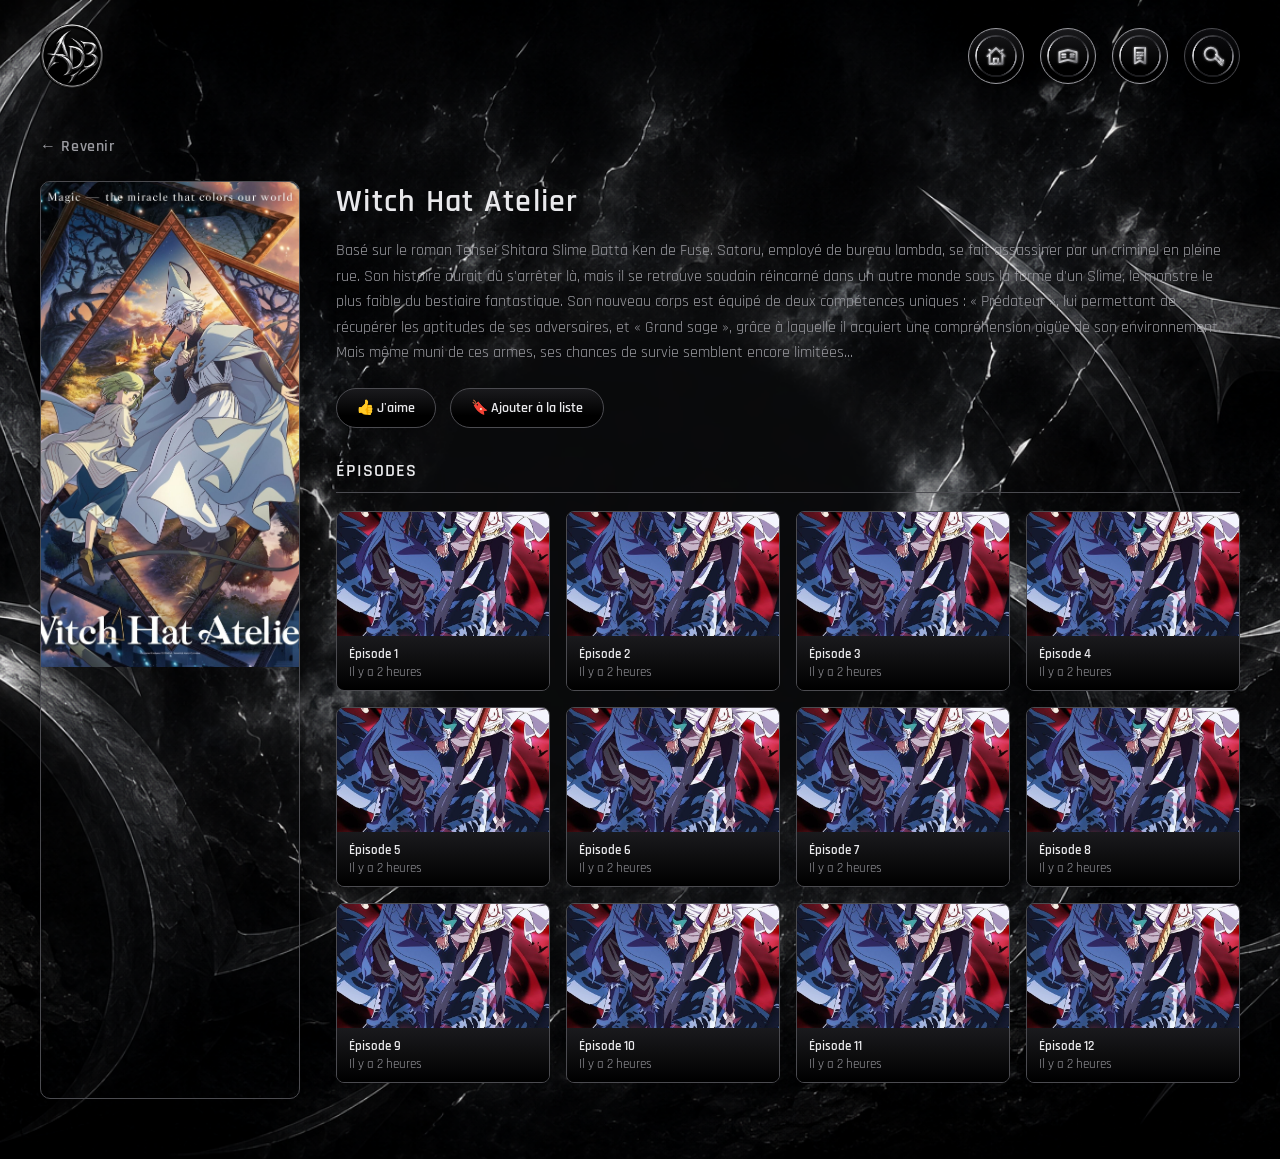
<file: MQJMS.html>
<!doctype html>
<html lang="en">
    <head>
        <meta charset="utf-8" />
        <title>Adbland — moi quan je me reincarne en slime</title>
        <link rel="stylesheet" href="style.css" />
    </head>

    <body>
        <header class="site-header">
            <div class="logo">
                <img src="logo-ADB-cropped.png" alt="logo ADB" />
            </div>

            <div class="site-header-right">
                <a href="index.html" class="adb-icon-btn" aria-label="Accueil">
                    <span class="adb-icon-ring" aria-hidden="true"></span>
                    <span class="adb-icon-glyph adb-home" aria-hidden="true">
                        <svg viewBox="0 0 28 28">
                            <defs>
                                <linearGradient id="adbChromeStrokeHome" x1="0%" y1="0%" x2="100%" y2="100%">
                                    <stop offset="0%" stop-color="#f2f2f4" />
                                    <stop offset="45%" stop-color="#9a9aa0" />
                                    <stop offset="55%" stop-color="#cfcfd2" />
                                    <stop offset="100%" stop-color="#6b6b70" />
                                </linearGradient>
                            </defs>
                            <path class="adb-stroke" d="M4 14 L14 5 L24 14" />
                            <path class="adb-stroke" d="M14 5 L14 1.6" stroke-width="1.4" />
                            <path class="adb-stroke" d="M19.3 9.3 L21.8 6.8 M8.7 9.3 L6.2 6.8" stroke-width="1.4" />
                            <path class="adb-stroke" d="M6.5 13 V23 H21.5 V13" />
                            <path class="adb-stroke" d="M11.5 23 V17 H16.5 V23" />
                        </svg>
                    </span>
                </a>

                <a href="catalogue.html" class="adb-icon-btn" aria-label="Catalogue">
                    <span class="adb-icon-ring" aria-hidden="true"></span>
                    <span class="adb-icon-glyph adb-catalogue" aria-hidden="true">
                        <svg viewBox="0 0 28 28">
                            <defs>
                                <linearGradient id="adbChromeStrokeCatalogue" x1="0%" y1="0%" x2="100%" y2="100%">
                                    <stop offset="0%" stop-color="#f2f2f4" />
                                    <stop offset="45%" stop-color="#9a9aa0" />
                                    <stop offset="55%" stop-color="#cfcfd2" />
                                    <stop offset="100%" stop-color="#6b6b70" />
                                </linearGradient>
                            </defs>
                            <path class="adb-stroke" d="M14 7 L4 9.5 V21 L14 18.5 L24 21 V9.5 L14 7 Z" />
                            <path class="adb-stroke" d="M14 7 V18.5" />
                            <path class="adb-stroke" d="M14 7 L14 3.6" stroke-width="1.4" />
                            <path
                                class="adb-stroke"
                                d="M11 12.2 H7.3 M11 15.3 H7.3 M20.7 12.2 H17 M20.7 15.3 H17"
                                stroke-width="1.4" />
                        </svg>
                    </span>
                </a>

                <a href="liste.html" class="adb-icon-btn" aria-label="Ma liste">
                    <span class="adb-icon-ring" aria-hidden="true"></span>
                    <span class="adb-icon-glyph adb-liste" aria-hidden="true">
                        <svg viewBox="0 0 28 28">
                            <defs>
                                <linearGradient id="adbChromeStrokeListe" x1="0%" y1="0%" x2="100%" y2="100%">
                                    <stop offset="0%" stop-color="#f2f2f4" />
                                    <stop offset="45%" stop-color="#9a9aa0" />
                                    <stop offset="55%" stop-color="#cfcfd2" />
                                    <stop offset="100%" stop-color="#6b6b70" />
                                </linearGradient>
                            </defs>
                            <path class="adb-stroke" d="M8 4.5 H20 V22.5 L14 19.5 L8 22.5 Z" />
                            <path class="adb-stroke" d="M14 4.5 L14 1.6" stroke-width="1.4" />
                            <path
                                class="adb-stroke"
                                d="M10.8 10 H17.2 M10.8 13.3 H17.2 M10.8 16.6 H15"
                                stroke-width="1.4" />
                        </svg>
                    </span>
                </a>

                <form class="adb-search" id="adbSearch" role="search">
                    <button
                        type="button"
                        class="adb-search-btn"
                        id="adbToggle"
                        aria-label="Ouvrir la recherche"
                        aria-expanded="false">
                        <span class="adb-icon-ring" aria-hidden="true"></span>
                        <span class="adb-glass" aria-hidden="true">
                            <svg viewBox="0 0 28 28">
                                <defs>
                                    <linearGradient id="adbChromeStroke" x1="0%" y1="0%" x2="100%" y2="100%">
                                        <stop offset="0%" stop-color="#f2f2f4" />
                                        <stop offset="45%" stop-color="#9a9aa0" />
                                        <stop offset="55%" stop-color="#cfcfd2" />
                                        <stop offset="100%" stop-color="#6b6b70" />
                                    </linearGradient>
                                </defs>
                                <circle class="adb-stroke" cx="11.5" cy="11.5" r="7.2" />
                                <path
                                    class="adb-stroke"
                                    d="M16.7 16.7
                                                     C 18.6 18.6, 20.4 20.3, 22.2 22.1
                                                     C 23.1 23, 24.4 23.4, 25.3 22.6
                                                     C 26.1 21.8, 25.8 20.5, 24.9 19.6
                                                     C 23.1 17.8, 19.6 14.3, 17.5 12.3" />
                                <path
                                    class="adb-stroke"
                                    d="M21.6 21.6 L24.6 24.6 M23.4 19.8 L25.9 19.0"
                                    stroke-width="1.4" />
                            </svg>
                        </span>
                    </button>

                    <input
                        class="adb-search-input"
                        id="adbInput"
                        type="text"
                        name="q"
                        placeholder="Rechercher…"
                        autocomplete="off" />
                </form>
            </div>
        </header>

        <main class="detail-page">
            <a href="index.html" class="back-link">&larr; Revenir</a>

            <div class="detail-layout">
                <div class="detail-poster">
                    <img
                        style="width: 320px; height: 485px; object-fit: cover"
                        src="wicht.jpg"
                        alt="Witch Hat Atelier" />
                </div>

                <div class="detail-body">
                    <h1>Witch Hat Atelier</h1>
                    <p class="description">
                      Basé sur le roman Tensei Shitara Slime Datta Ken de Fuse.

Satoru, employé de bureau lambda, se fait assassiner par un criminel en pleine rue. Son histoire aurait dû s'arrêter là, mais il se retrouve soudain réincarné dans un autre monde sous la forme d'un Slime, le monstre le plus faible du bestiaire fantastique.

Son nouveau corps est équipé de deux compétences uniques : « Prédateur », lui permettant de récupérer les aptitudes de ses adversaires, et « Grand sage », grâce à laquelle il acquiert une compréhension aigüe de son environnement. Mais même muni de ces armes, ses chances de survie semblent encore limitées...
                    </p>

                    <div class="detail-actions">
                        <button type="button" class="btn-like">👍 J'aime</button>
                        <button type="button" class="btn-addlist">🔖 Ajouter à la liste</button>
                    </div>

                    <h2>Épisodes</h2>
                    <div class="episode-grid">
                        <a href="atelier%20(1).mkv" class="episode-thumb-link">
                            <img src="mqrs.jpg" alt="Épisode 1" />
                            <div class="episode-thumb-meta">
                                <strong>Épisode 1</strong>
                                Il y a 2 heures
                            </div>
                        </a>
                        <a href="episode2.html" class="episode-thumb-link">
                            <img src="mqrs.jpg" alt="Épisode 2" />
                            <div class="episode-thumb-meta">
                                <strong>Épisode 2</strong>
                                Il y a 2 heures
                            </div>
                        </a>
                        <a href="episode3.html" class="episode-thumb-link">
                            <img src="mqrs.jpg" alt="Épisode 3" />
                            <div class="episode-thumb-meta">
                                <strong>Épisode 3</strong>
                                Il y a 2 heures
                            </div>
                        </a>
                        <a href="episode4.html" class="episode-thumb-link">
                            <img src="mqrs.jpg" alt="Épisode 4" />
                            <div class="episode-thumb-meta">
                                <strong>Épisode 4</strong>
                                Il y a 2 heures
                            </div>
                        </a>
                        <a href="episode5.html" class="episode-thumb-link">
                            <img src="mqrs.jpg" alt="Épisode 5" />
                            <div class="episode-thumb-meta">
                                <strong>Épisode 5</strong>
                                Il y a 2 heures
                            </div>
                        </a>
                        <a href="episode6.html" class="episode-thumb-link">
                            <img src="mqrs.jpg" alt="Épisode 6" />
                            <div class="episode-thumb-meta">
                                <strong>Épisode 6</strong>
                                Il y a 2 heures
                            </div>
                        </a>
                        <a href="episode7.html" class="episode-thumb-link">
                            <img src="mqrs.jpg" alt="Épisode 7" />
                            <div class="episode-thumb-meta">
                                <strong>Épisode 7</strong>
                                Il y a 2 heures
                            </div>
                        </a>
                        <a href="episode8.html" class="episode-thumb-link">
                            <img src="mqrs.jpg" alt="Épisode 8" />
                            <div class="episode-thumb-meta">
                                <strong>Épisode 8</strong>
                                Il y a 2 heures
                            </div>
                        </a>
                        <a href="wicht%20atelier%209.mkv" class="episode-thumb-link">
                            <img src="mqrs.jpg" alt="Épisode 9" />
                            <div class="episode-thumb-meta">
                                <strong>Épisode 9</strong>
                                Il y a 2 heures
                            </div>
                        </a>
                        <a href="10.mkv" class="episode-thumb-link">
                            <img src="mqrs.jpg" alt="Épisode 10" />
                            <div class="episode-thumb-meta">
                                <strong>Épisode 10</strong>
                                Il y a 2 heures
                            </div>
                        </a>
                        <a href="11.mkv" class="episode-thumb-link">
                            <img src="mqrs.jpg" alt="Épisode 11" />
                            <div class="episode-thumb-meta">
                                <strong>Épisode 11</strong>
                                Il y a 2 heures
                            </div>
                        </a>
                        <a href="atelier.mkv" class="episode-thumb-link">
                            <img src="mqrs.jpg" alt="Épisode 12" />
                            <div class="episode-thumb-meta">
                                <strong>Épisode 12</strong>
                                Il y a 2 heures
                            </div>
                        </a>
                        <a href=""></a>
                    </div>
                </div>
            </div>
        </main>

      
        <script src="adb-catalog.js"></script>
        <script src="adb-search.js"></script>
        <script src="adb-list.js"></script>
    </body>
</html>
</file>
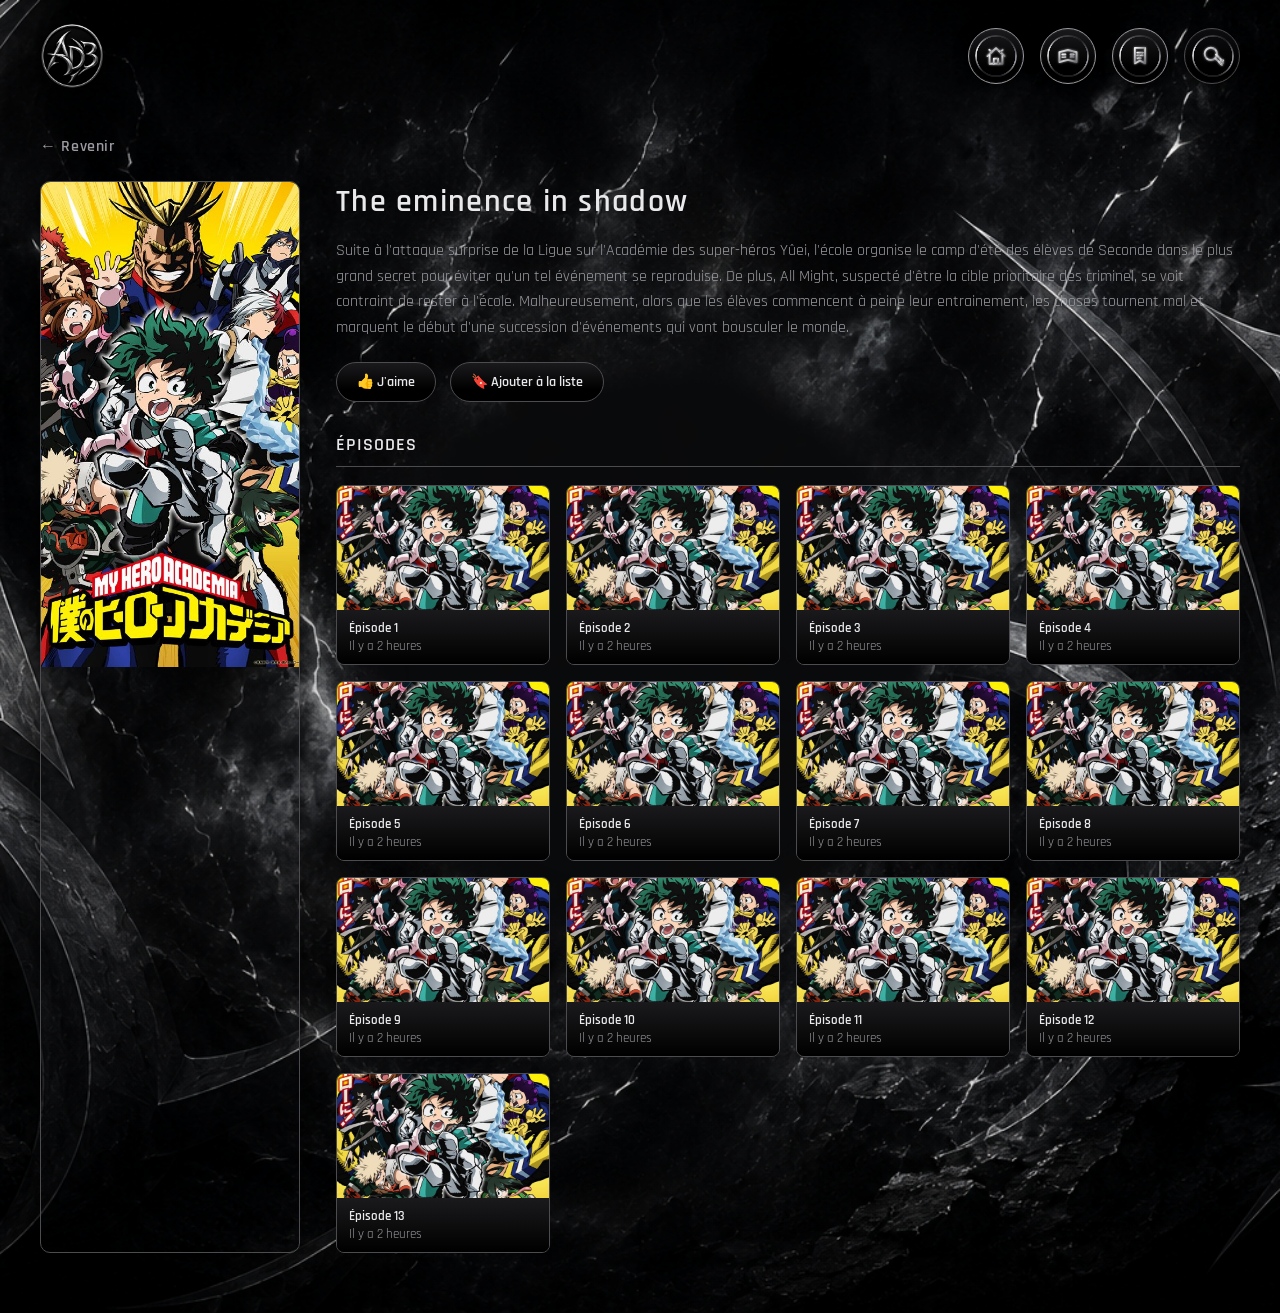
<file: my hero academia.html>
<!doctype html>
<html lang="en">
    <head>
        <meta charset="utf-8" />
        <title>Adbland — The eminence in shadow</title>
        <link rel="stylesheet" href="style.css" />
    </head>

    <body>
        <header class="site-header">
            <div class="logo">
                <img src="logo-ADB-cropped.png" alt="logo ADB" />
            </div>

            <div class="site-header-right">
                <a href="index.html" class="adb-icon-btn" aria-label="Accueil">
                    <span class="adb-icon-ring" aria-hidden="true"></span>
                    <span class="adb-icon-glyph adb-home" aria-hidden="true">
                        <svg viewBox="0 0 28 28">
                            <defs>
                                <linearGradient id="adbChromeStrokeHome" x1="0%" y1="0%" x2="100%" y2="100%">
                                    <stop offset="0%" stop-color="#f2f2f4" />
                                    <stop offset="45%" stop-color="#9a9aa0" />
                                    <stop offset="55%" stop-color="#cfcfd2" />
                                    <stop offset="100%" stop-color="#6b6b70" />
                                </linearGradient>
                            </defs>
                            <path class="adb-stroke" d="M4 14 L14 5 L24 14" />
                            <path class="adb-stroke" d="M14 5 L14 1.6" stroke-width="1.4" />
                            <path class="adb-stroke" d="M19.3 9.3 L21.8 6.8 M8.7 9.3 L6.2 6.8" stroke-width="1.4" />
                            <path class="adb-stroke" d="M6.5 13 V23 H21.5 V13" />
                            <path class="adb-stroke" d="M11.5 23 V17 H16.5 V23" />
                        </svg>
                    </span>
                </a>

                <a href="catalogue.html" class="adb-icon-btn" aria-label="Catalogue">
                    <span class="adb-icon-ring" aria-hidden="true"></span>
                    <span class="adb-icon-glyph adb-catalogue" aria-hidden="true">
                        <svg viewBox="0 0 28 28">
                            <defs>
                                <linearGradient id="adbChromeStrokeCatalogue" x1="0%" y1="0%" x2="100%" y2="100%">
                                    <stop offset="0%" stop-color="#f2f2f4" />
                                    <stop offset="45%" stop-color="#9a9aa0" />
                                    <stop offset="55%" stop-color="#cfcfd2" />
                                    <stop offset="100%" stop-color="#6b6b70" />
                                </linearGradient>
                            </defs>
                            <path class="adb-stroke" d="M14 7 L4 9.5 V21 L14 18.5 L24 21 V9.5 L14 7 Z" />
                            <path class="adb-stroke" d="M14 7 V18.5" />
                            <path class="adb-stroke" d="M14 7 L14 3.6" stroke-width="1.4" />
                            <path
                                class="adb-stroke"
                                d="M11 12.2 H7.3 M11 15.3 H7.3 M20.7 12.2 H17 M20.7 15.3 H17"
                                stroke-width="1.4" />
                        </svg>
                    </span>
                </a>

                <a href="liste.html" class="adb-icon-btn" aria-label="Ma liste">
                    <span class="adb-icon-ring" aria-hidden="true"></span>
                    <span class="adb-icon-glyph adb-liste" aria-hidden="true">
                        <svg viewBox="0 0 28 28">
                            <defs>
                                <linearGradient id="adbChromeStrokeListe" x1="0%" y1="0%" x2="100%" y2="100%">
                                    <stop offset="0%" stop-color="#f2f2f4" />
                                    <stop offset="45%" stop-color="#9a9aa0" />
                                    <stop offset="55%" stop-color="#cfcfd2" />
                                    <stop offset="100%" stop-color="#6b6b70" />
                                </linearGradient>
                            </defs>
                            <path class="adb-stroke" d="M8 4.5 H20 V22.5 L14 19.5 L8 22.5 Z" />
                            <path class="adb-stroke" d="M14 4.5 L14 1.6" stroke-width="1.4" />
                            <path
                                class="adb-stroke"
                                d="M10.8 10 H17.2 M10.8 13.3 H17.2 M10.8 16.6 H15"
                                stroke-width="1.4" />
                        </svg>
                    </span>
                </a>

                <form class="adb-search" id="adbSearch" role="search">
                    <button
                        type="button"
                        class="adb-search-btn"
                        id="adbToggle"
                        aria-label="Ouvrir la recherche"
                        aria-expanded="false">
                        <span class="adb-icon-ring" aria-hidden="true"></span>
                        <span class="adb-glass" aria-hidden="true">
                            <svg viewBox="0 0 28 28">
                                <defs>
                                    <linearGradient id="adbChromeStroke" x1="0%" y1="0%" x2="100%" y2="100%">
                                        <stop offset="0%" stop-color="#f2f2f4" />
                                        <stop offset="45%" stop-color="#9a9aa0" />
                                        <stop offset="55%" stop-color="#cfcfd2" />
                                        <stop offset="100%" stop-color="#6b6b70" />
                                    </linearGradient>
                                </defs>
                                <circle class="adb-stroke" cx="11.5" cy="11.5" r="7.2" />
                                <path
                                    class="adb-stroke"
                                    d="M16.7 16.7
                                                     C 18.6 18.6, 20.4 20.3, 22.2 22.1
                                                     C 23.1 23, 24.4 23.4, 25.3 22.6
                                                     C 26.1 21.8, 25.8 20.5, 24.9 19.6
                                                     C 23.1 17.8, 19.6 14.3, 17.5 12.3" />
                                <path
                                    class="adb-stroke"
                                    d="M21.6 21.6 L24.6 24.6 M23.4 19.8 L25.9 19.0"
                                    stroke-width="1.4" />
                            </svg>
                        </span>
                    </button>

                    <input
                        class="adb-search-input"
                        id="adbInput"
                        type="text"
                        name="q"
                        placeholder="Rechercher…"
                        autocomplete="off" />
                </form>
            </div>
        </header>

        <main class="detail-page">
            <a href="index.html" class="back-link">&larr; Revenir</a>

            <div class="detail-layout">
                <div class="detail-poster">
                    <img
                        style="width: 320px; height: 485px; object-fit: cover"
                        src="mha.jpg"
                        alt="Witch Hat Atelier" />
                </div>

                <div class="detail-body">
                    <h1>The eminence in shadow</h1>
                    <p class="description">
                       Suite à l'attaque surprise de la Ligue sur l'Académie des super-héros Yûei, l'école organise le camp d'été des élèves de Seconde dans le plus grand secret pour éviter qu'un tel événement se reproduise. De plus, All Might, suspecté d'être la cible prioritaire des criminel, se voit contraint de rester à l'école. Malheureusement, alors que les élèves commencent à peine leur entrainement, les choses tournent mal et marquent le début d'une succession d'événements qui vont bousculer le monde.                    </p>

                    <div class="detail-actions">
                        <button type="button" class="btn-like">👍 J'aime</button>
                        <button type="button" class="btn-addlist">🔖 Ajouter à la liste</button>
                    </div>

                    <h2>Épisodes</h2>
                    <div class="episode-grid">
                        <a href="atelier%20(1).mkv" class="episode-thumb-link">
                            <img src="mha.jpg" alt="Épisode 1" />
                            <div class="episode-thumb-meta">
                                <strong>Épisode 1</strong>
                                Il y a 2 heures
                            </div>
                        </a>
                        <a href="episode2.html" class="episode-thumb-link">
                            <img src="mha.jpg" alt="Épisode 2" />
                            <div class="episode-thumb-meta">
                                <strong>Épisode 2</strong>
                                Il y a 2 heures
                            </div>
                        </a>
                        <a href="episode3.html" class="episode-thumb-link">
                            <img src="mha.jpg" alt="Épisode 3" />
                            <div class="episode-thumb-meta">
                                <strong>Épisode 3</strong>
                                Il y a 2 heures
                            </div>
                        </a>
                        <a href="episode4.html" class="episode-thumb-link">
                            <img src="mha.jpg" alt="Épisode 4" />
                            <div class="episode-thumb-meta">
                                <strong>Épisode 4</strong>
                                Il y a 2 heures
                            </div>
                        </a>
                        <a href="episode5.html" class="episode-thumb-link">
                            <img src="mha.jpg" alt="Épisode 5" />
                            <div class="episode-thumb-meta">
                                <strong>Épisode 5</strong>
                                Il y a 2 heures
                            </div>
                        </a>
                        <a href="episode6.html" class="episode-thumb-link">
                            <img src="mha.jpg" alt="Épisode 6" />
                            <div class="episode-thumb-meta">
                                <strong>Épisode 6</strong>
                                Il y a 2 heures
                            </div>
                        </a>
                        <a href="episode7.html" class="episode-thumb-link">
                            <img src="mha.jpg" alt="Épisode 7" />
                            <div class="episode-thumb-meta">
                                <strong>Épisode 7</strong>
                                Il y a 2 heures
                            </div>
                        </a>
                        <a href="episode8.html" class="episode-thumb-link">
                            <img src="mha.jpg" alt="Épisode 8" />
                            <div class="episode-thumb-meta">
                                <strong>Épisode 8</strong>
                                Il y a 2 heures
                            </div>
                        </a>
                        <a href="wicht%20atelier%209.mkv" class="episode-thumb-link">
                            <img src="mha.jpg" alt="Épisode 9" />
                            <div class="episode-thumb-meta">
                                <strong>Épisode 9</strong>
                                Il y a 2 heures
                            </div>
                        </a>
                        <a href="10.mkv" class="episode-thumb-link">
                            <img src="mha.jpg" alt="Épisode 10" />
                            <div class="episode-thumb-meta">
                                <strong>Épisode 10</strong>
                                Il y a 2 heures
                            </div>
                        </a>
                        <a href="11.mkv" class="episode-thumb-link">
                            <img src="mha.jpg" alt="Épisode 11" />
                            <div class="episode-thumb-meta">
                                <strong>Épisode 11</strong>
                                Il y a 2 heures
                            </div>
                        </a>
                        <a href="atelier.mkv" class="episode-thumb-link">
                            <img src="mha.jpg" alt="Épisode 12" />
                            <div class="episode-thumb-meta">
                                <strong>Épisode 12</strong>
                                Il y a 2 heures
                            </div>
                        </a>   
                        
                        <a href="atelier.mkv" class="episode-thumb-link">
                            <img src="mha.jpg" alt="Épisode 12" />
                            <div class="episode-thumb-meta">
                                <strong>Épisode 13</strong>
                                Il y a 2 heures
                            </div>
                        </a>
                    </div>
                </div>
            </div>
        </main>

        <script src="adb-catalog.js"></script>
        <script src="adb-search.js"></script>
        <script src="adb-list.js"></script>
    </body>
</html>
</file>
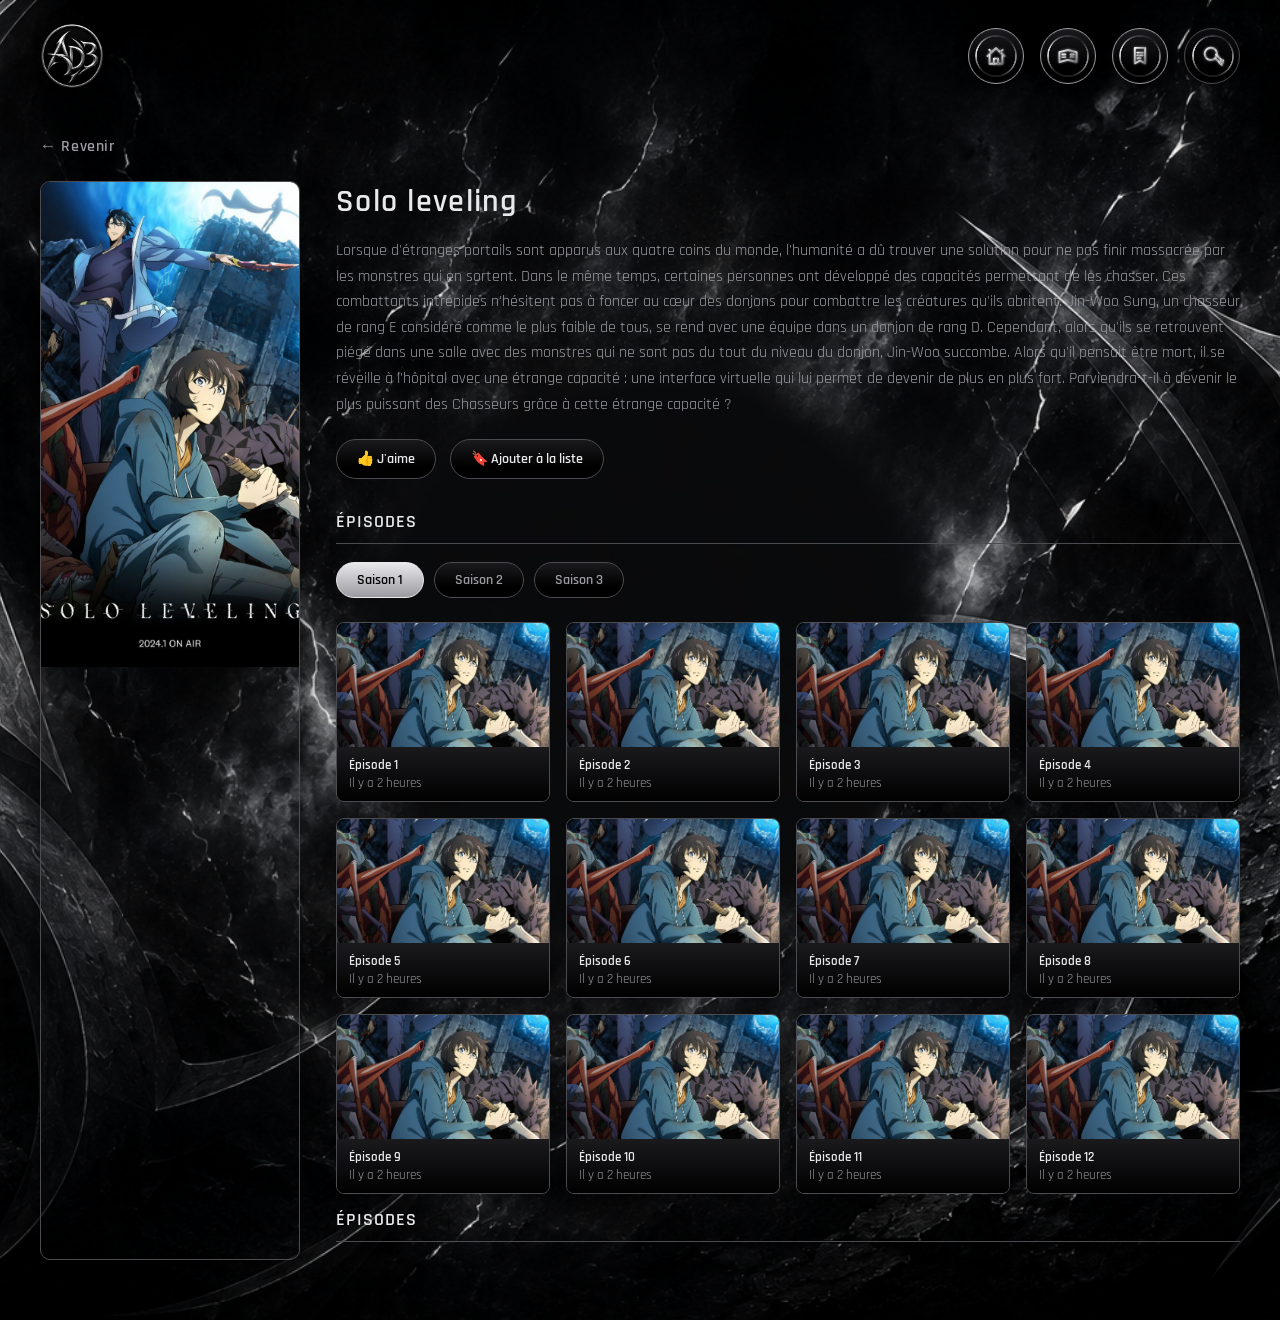
<file: solo leveling.html>
<!doctype html>
<html lang="en">
    <head>
        <meta charset="utf-8" />
        <title>Adbland —solo leveling</title>
        <link rel="stylesheet" href="style.css" />
    </head>

    <body>
        <header class="site-header">
            <div class="logo">
                <img src="logo-ADB-cropped.png" alt="logo ADB" />
            </div>

            <div class="site-header-right">
                <a href="index.html" class="adb-icon-btn" aria-label="Accueil">
                    <span class="adb-icon-ring" aria-hidden="true"></span>
                    <span class="adb-icon-glyph adb-home" aria-hidden="true">
                        <svg viewBox="0 0 28 28">
                            <defs>
                                <linearGradient id="adbChromeStrokeHome" x1="0%" y1="0%" x2="100%" y2="100%">
                                    <stop offset="0%" stop-color="#f2f2f4" />
                                    <stop offset="45%" stop-color="#9a9aa0" />
                                    <stop offset="55%" stop-color="#cfcfd2" />
                                    <stop offset="100%" stop-color="#6b6b70" />
                                </linearGradient>
                            </defs>
                            <path class="adb-stroke" d="M4 14 L14 5 L24 14" />
                            <path class="adb-stroke" d="M14 5 L14 1.6" stroke-width="1.4" />
                            <path class="adb-stroke" d="M19.3 9.3 L21.8 6.8 M8.7 9.3 L6.2 6.8" stroke-width="1.4" />
                            <path class="adb-stroke" d="M6.5 13 V23 H21.5 V13" />
                            <path class="adb-stroke" d="M11.5 23 V17 H16.5 V23" />
                        </svg>
                    </span>
                </a>

                <a href="catalogue.html" class="adb-icon-btn" aria-label="Catalogue">
                    <span class="adb-icon-ring" aria-hidden="true"></span>
                    <span class="adb-icon-glyph adb-catalogue" aria-hidden="true">
                        <svg viewBox="0 0 28 28">
                            <defs>
                                <linearGradient id="adbChromeStrokeCatalogue" x1="0%" y1="0%" x2="100%" y2="100%">
                                    <stop offset="0%" stop-color="#f2f2f4" />
                                    <stop offset="45%" stop-color="#9a9aa0" />
                                    <stop offset="55%" stop-color="#cfcfd2" />
                                    <stop offset="100%" stop-color="#6b6b70" />
                                </linearGradient>
                            </defs>
                            <path class="adb-stroke" d="M14 7 L4 9.5 V21 L14 18.5 L24 21 V9.5 L14 7 Z" />
                            <path class="adb-stroke" d="M14 7 V18.5" />
                            <path class="adb-stroke" d="M14 7 L14 3.6" stroke-width="1.4" />
                            <path
                                class="adb-stroke"
                                d="M11 12.2 H7.3 M11 15.3 H7.3 M20.7 12.2 H17 M20.7 15.3 H17"
                                stroke-width="1.4" />
                        </svg>
                    </span>
                </a>

                <a href="liste.html" class="adb-icon-btn" aria-label="Ma liste">
                    <span class="adb-icon-ring" aria-hidden="true"></span>
                    <span class="adb-icon-glyph adb-liste" aria-hidden="true">
                        <svg viewBox="0 0 28 28">
                            <defs>
                                <linearGradient id="adbChromeStrokeListe" x1="0%" y1="0%" x2="100%" y2="100%">
                                    <stop offset="0%" stop-color="#f2f2f4" />
                                    <stop offset="45%" stop-color="#9a9aa0" />
                                    <stop offset="55%" stop-color="#cfcfd2" />
                                    <stop offset="100%" stop-color="#6b6b70" />
                                </linearGradient>
                            </defs>
                            <path class="adb-stroke" d="M8 4.5 H20 V22.5 L14 19.5 L8 22.5 Z" />
                            <path class="adb-stroke" d="M14 4.5 L14 1.6" stroke-width="1.4" />
                            <path
                                class="adb-stroke"
                                d="M10.8 10 H17.2 M10.8 13.3 H17.2 M10.8 16.6 H15"
                                stroke-width="1.4" />
                        </svg>
                    </span>
                </a>

                <form class="adb-search" id="adbSearch" role="search">
                    <button
                        type="button"
                        class="adb-search-btn"
                        id="adbToggle"
                        aria-label="Ouvrir la recherche"
                        aria-expanded="false">
                        <span class="adb-icon-ring" aria-hidden="true"></span>
                        <span class="adb-glass" aria-hidden="true">
                            <svg viewBox="0 0 28 28">
                                <defs>
                                    <linearGradient id="adbChromeStroke" x1="0%" y1="0%" x2="100%" y2="100%">
                                        <stop offset="0%" stop-color="#f2f2f4" />
                                        <stop offset="45%" stop-color="#9a9aa0" />
                                        <stop offset="55%" stop-color="#cfcfd2" />
                                        <stop offset="100%" stop-color="#6b6b70" />
                                    </linearGradient>
                                </defs>
                                <circle class="adb-stroke" cx="11.5" cy="11.5" r="7.2" />
                                <path
                                    class="adb-stroke"
                                    d="M16.7 16.7
                                                     C 18.6 18.6, 20.4 20.3, 22.2 22.1
                                                     C 23.1 23, 24.4 23.4, 25.3 22.6
                                                     C 26.1 21.8, 25.8 20.5, 24.9 19.6
                                                     C 23.1 17.8, 19.6 14.3, 17.5 12.3" />
                                <path
                                    class="adb-stroke"
                                    d="M21.6 21.6 L24.6 24.6 M23.4 19.8 L25.9 19.0"
                                    stroke-width="1.4" />
                            </svg>
                        </span>
                    </button>

                    <input
                        class="adb-search-input"
                        id="adbInput"
                        type="text"
                        name="q"
                        placeholder="Rechercher…"
                        autocomplete="off" />
                </form>
            </div>
        </header>

        <main class="detail-page">
            <a href="index.html" class="back-link">&larr; Revenir</a>

            <div class="detail-layout">
                <div class="detail-poster">
                    <img
                        style="width: 320px; height: 485px; object-fit: cover"
                        src="sl.jpg"
                        alt="Witch Hat Atelier" />
                </div>

                <div class="detail-body">
                    <h1>Solo leveling</h1>
                    <p class="description">
                        Lorsque d'étranges portails sont apparus aux quatre coins du monde, l'humanité a dû trouver une solution pour ne pas finir massacrée par les monstres qui en sortent. Dans le même temps, certaines personnes ont développé des capacités permettant de les chasser. Ces combattants intrépides n'hésitent pas à foncer au cœur des donjons pour combattre les créatures qu'ils abritent.

Jin-Woo Sung, un chasseur de rang E considéré comme le plus faible de tous, se rend avec une équipe dans un donjon de rang D. Cependant, alors qu'ils se retrouvent piégé dans une salle avec des monstres qui ne sont pas du tout du niveau du donjon, Jin-Woo succombe. Alors qu'il pensait être mort, il se réveille à l'hôpital avec une étrange capacité : une interface virtuelle qui lui permet de devenir de plus en plus fort.

Parviendra-t-il à devenir le plus puissant des Chasseurs grâce à cette étrange capacité ?
                    </p>

                    <div class="detail-actions">
                        <button type="button" class="btn-like">👍 J'aime</button>
                        <button type="button" class="btn-addlist">🔖 Ajouter à la liste</button>
                    </div>

                     <h2>Épisodes</h2>

                <!-- ONGLETS SAISONS -->
                <div class="saisons-tabs">
                    <button class="saison-tab is-active" data-saison="1">Saison 1</button>
                    <button class="saison-tab" data-saison="2">Saison 2</button>
                    <button class="saison-tab" data-saison="3">Saison 3</button>
                </div>

                <!-- SAISON 1 -->
                <div class="saison-panel is-active" data-saison="1">
                     <a href="Dllxx.mp4" class="episode-thumb-link">
                            <img src="sl.jpg" alt="Épisode 1" />
                            <div class="episode-thumb-meta">
                                <strong>Épisode 1</strong>
                                Il y a 2 heures
                            </div>
                        </a>
                        <a href="episode2.html" class="episode-thumb-link">
                            <img src="sl.jpg" alt="Épisode 2" />
                            <div class="episode-thumb-meta">
                                <strong>Épisode 2</strong>
                                Il y a 2 heures
                            </div>
                        </a>
                        <a href="episode3.html" class="episode-thumb-link">
                            <img src="sl.jpg" alt="Épisode 3" />
                            <div class="episode-thumb-meta">
                                <strong>Épisode 3</strong>
                                Il y a 2 heures
                            </div>
                        </a>
                        <a href="episode4.html" class="episode-thumb-link">
                            <img src="sl.jpg" alt="Épisode 4" />
                            <div class="episode-thumb-meta">
                                <strong>Épisode 4</strong>
                                Il y a 2 heures
                            </div>
                        </a>
                        <a href="episode5.html" class="episode-thumb-link">
                            <img src="sl.jpg" alt="Épisode 5" />
                            <div class="episode-thumb-meta">
                                <strong>Épisode 5</strong>
                                Il y a 2 heures
                            </div>
                        </a>
                        <a href="episode6.html" class="episode-thumb-link">
                            <img src="sl.jpg" alt="Épisode 6" />
                            <div class="episode-thumb-meta">
                                <strong>Épisode 6</strong>
                                Il y a 2 heures
                            </div>
                        </a>
                        <a href="episode7.html" class="episode-thumb-link">
                            <img src="sl.jpg" alt="Épisode 7" />
                            <div class="episode-thumb-meta">
                                <strong>Épisode 7</strong>
                                Il y a 2 heures
                            </div>
                        </a>
                        <a href="episode8.html" class="episode-thumb-link">
                            <img src="sl.jpg" alt="Épisode 8" />
                            <div class="episode-thumb-meta">
                                <strong>Épisode 8</strong>
                                Il y a 2 heures
                            </div>
                        </a>
                        <a href="wicht%20atelier%209.mkv" class="episode-thumb-link">
                            <img src="sl.jpg" alt="Épisode 9" />
                            <div class="episode-thumb-meta">
                                <strong>Épisode 9</strong>
                                Il y a 2 heures
                            </div>
                        </a>
                        <a href="10.mkv" class="episode-thumb-link">
                            <img src="sl.jpg" alt="Épisode 10" />
                            <div class="episode-thumb-meta">
                                <strong>Épisode 10</strong>
                                Il y a 2 heures
                            </div>
                        </a>
                        <a href="11.mkv" class="episode-thumb-link">
                            <img src="sl.jpg" alt="Épisode 11" />
                            <div class="episode-thumb-meta">
                                <strong>Épisode 11</strong>
                                Il y a 2 heures
                            </div>
                        </a>
                        <a href="ep12" class="episode-thumb-link">
                            <img src="sl.jpg" alt="Épisode 12" />
                            <div class="episode-thumb-meta">
                                <strong>Épisode 12</strong>
                                Il y a 2 heures
                            </div>
                        </a>
                   
                </div><!-- fin saison-panel 1 -->

                <!-- SAISON 2 -->
                <div class="saison-panel" data-saison="2">
                     <p style="color:var(--chrome-2);font-family:'Rajdhani',sans-serif;">
                        Bientôt disponible.
                    </p>
                </div><!-- fin saison-panel 2 -->
                    
                    <h2>Épisodes</h2>
                    <div class="episode-grid">
                       
                    </div>
                </div>
            </div>
        </main>

        <script src="adb-catalog.js"></script>
        <script src="adb-search.js"></script>
        <script src="adb-list.js"></script>
    </body>
</html>
</file>
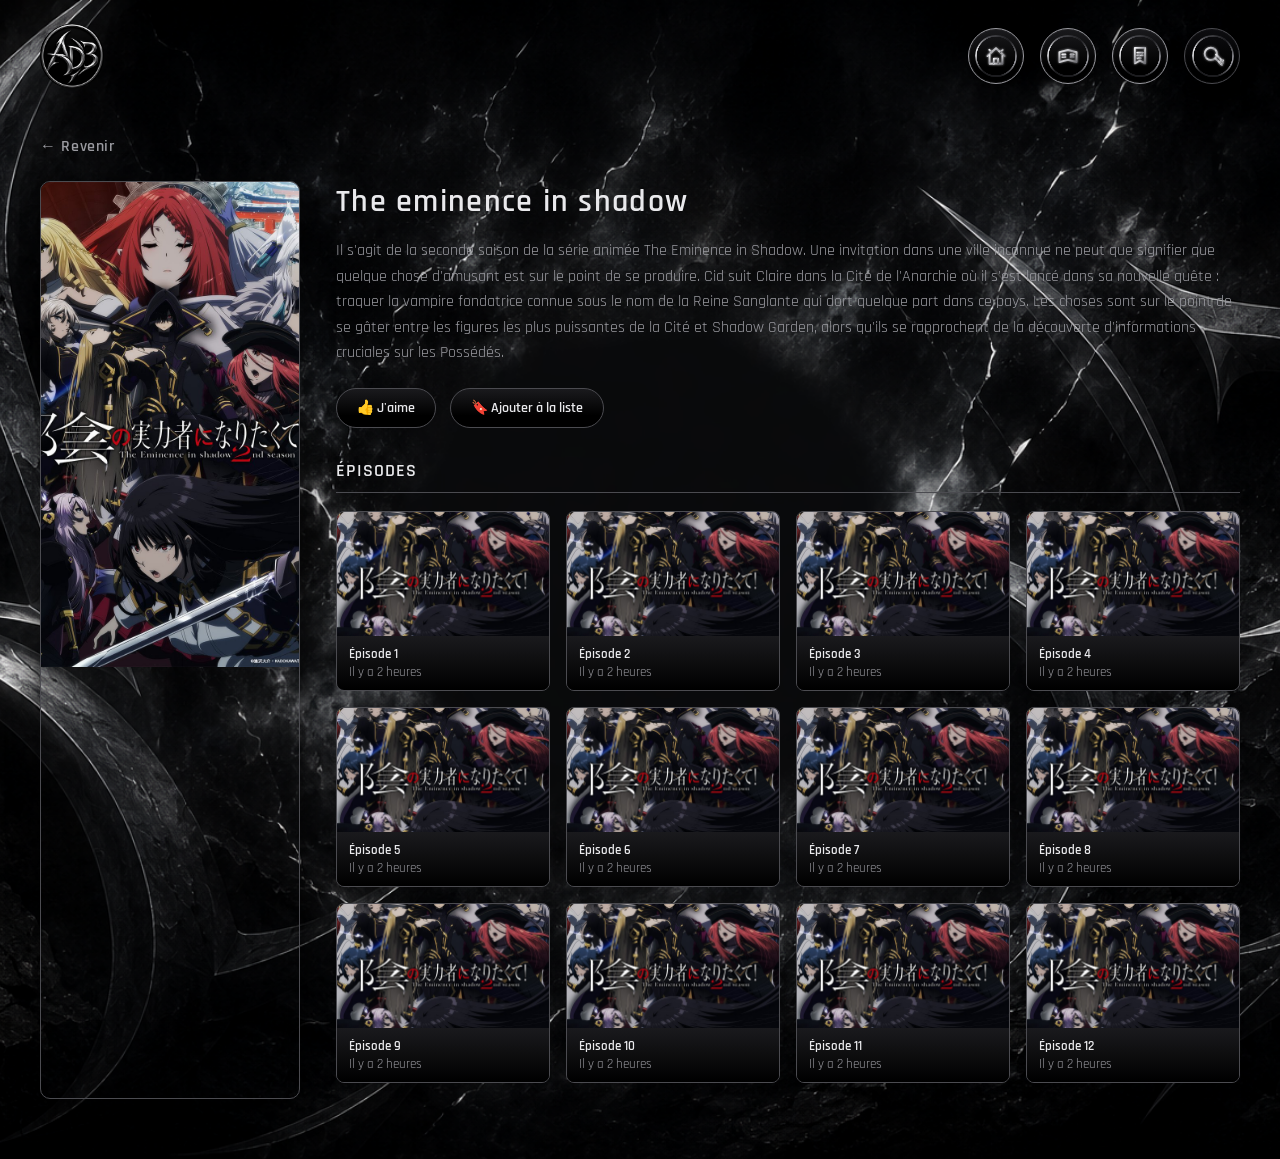
<file: the eminence shadow.html>
<!doctype html>
<html lang="en">
    <head>
        <meta charset="utf-8" />
        <title>Adbland — The eminence in shadow</title>
        <link rel="stylesheet" href="style.css" />
    </head>

    <body>
        <header class="site-header">
            <div class="logo">
                <img src="logo-ADB-cropped.png" alt="logo ADB" />
            </div>

            <div class="site-header-right">
                <a href="index.html" class="adb-icon-btn" aria-label="Accueil">
                    <span class="adb-icon-ring" aria-hidden="true"></span>
                    <span class="adb-icon-glyph adb-home" aria-hidden="true">
                        <svg viewBox="0 0 28 28">
                            <defs>
                                <linearGradient id="adbChromeStrokeHome" x1="0%" y1="0%" x2="100%" y2="100%">
                                    <stop offset="0%" stop-color="#f2f2f4" />
                                    <stop offset="45%" stop-color="#9a9aa0" />
                                    <stop offset="55%" stop-color="#cfcfd2" />
                                    <stop offset="100%" stop-color="#6b6b70" />
                                </linearGradient>
                            </defs>
                            <path class="adb-stroke" d="M4 14 L14 5 L24 14" />
                            <path class="adb-stroke" d="M14 5 L14 1.6" stroke-width="1.4" />
                            <path class="adb-stroke" d="M19.3 9.3 L21.8 6.8 M8.7 9.3 L6.2 6.8" stroke-width="1.4" />
                            <path class="adb-stroke" d="M6.5 13 V23 H21.5 V13" />
                            <path class="adb-stroke" d="M11.5 23 V17 H16.5 V23" />
                        </svg>
                    </span>
                </a>

                <a href="catalogue.html" class="adb-icon-btn" aria-label="Catalogue">
                    <span class="adb-icon-ring" aria-hidden="true"></span>
                    <span class="adb-icon-glyph adb-catalogue" aria-hidden="true">
                        <svg viewBox="0 0 28 28">
                            <defs>
                                <linearGradient id="adbChromeStrokeCatalogue" x1="0%" y1="0%" x2="100%" y2="100%">
                                    <stop offset="0%" stop-color="#f2f2f4" />
                                    <stop offset="45%" stop-color="#9a9aa0" />
                                    <stop offset="55%" stop-color="#cfcfd2" />
                                    <stop offset="100%" stop-color="#6b6b70" />
                                </linearGradient>
                            </defs>
                            <path class="adb-stroke" d="M14 7 L4 9.5 V21 L14 18.5 L24 21 V9.5 L14 7 Z" />
                            <path class="adb-stroke" d="M14 7 V18.5" />
                            <path class="adb-stroke" d="M14 7 L14 3.6" stroke-width="1.4" />
                            <path
                                class="adb-stroke"
                                d="M11 12.2 H7.3 M11 15.3 H7.3 M20.7 12.2 H17 M20.7 15.3 H17"
                                stroke-width="1.4" />
                        </svg>
                    </span>
                </a>

                <a href="liste.html" class="adb-icon-btn" aria-label="Ma liste">
                    <span class="adb-icon-ring" aria-hidden="true"></span>
                    <span class="adb-icon-glyph adb-liste" aria-hidden="true">
                        <svg viewBox="0 0 28 28">
                            <defs>
                                <linearGradient id="adbChromeStrokeListe" x1="0%" y1="0%" x2="100%" y2="100%">
                                    <stop offset="0%" stop-color="#f2f2f4" />
                                    <stop offset="45%" stop-color="#9a9aa0" />
                                    <stop offset="55%" stop-color="#cfcfd2" />
                                    <stop offset="100%" stop-color="#6b6b70" />
                                </linearGradient>
                            </defs>
                            <path class="adb-stroke" d="M8 4.5 H20 V22.5 L14 19.5 L8 22.5 Z" />
                            <path class="adb-stroke" d="M14 4.5 L14 1.6" stroke-width="1.4" />
                            <path
                                class="adb-stroke"
                                d="M10.8 10 H17.2 M10.8 13.3 H17.2 M10.8 16.6 H15"
                                stroke-width="1.4" />
                        </svg>
                    </span>
                </a>

                <form class="adb-search" id="adbSearch" role="search">
                    <button
                        type="button"
                        class="adb-search-btn"
                        id="adbToggle"
                        aria-label="Ouvrir la recherche"
                        aria-expanded="false">
                        <span class="adb-icon-ring" aria-hidden="true"></span>
                        <span class="adb-glass" aria-hidden="true">
                            <svg viewBox="0 0 28 28">
                                <defs>
                                    <linearGradient id="adbChromeStroke" x1="0%" y1="0%" x2="100%" y2="100%">
                                        <stop offset="0%" stop-color="#f2f2f4" />
                                        <stop offset="45%" stop-color="#9a9aa0" />
                                        <stop offset="55%" stop-color="#cfcfd2" />
                                        <stop offset="100%" stop-color="#6b6b70" />
                                    </linearGradient>
                                </defs>
                                <circle class="adb-stroke" cx="11.5" cy="11.5" r="7.2" />
                                <path
                                    class="adb-stroke"
                                    d="M16.7 16.7
                                                     C 18.6 18.6, 20.4 20.3, 22.2 22.1
                                                     C 23.1 23, 24.4 23.4, 25.3 22.6
                                                     C 26.1 21.8, 25.8 20.5, 24.9 19.6
                                                     C 23.1 17.8, 19.6 14.3, 17.5 12.3" />
                                <path
                                    class="adb-stroke"
                                    d="M21.6 21.6 L24.6 24.6 M23.4 19.8 L25.9 19.0"
                                    stroke-width="1.4" />
                            </svg>
                        </span>
                    </button>

                    <input
                        class="adb-search-input"
                        id="adbInput"
                        type="text"
                        name="q"
                        placeholder="Rechercher…"
                        autocomplete="off" />
                </form>
            </div>
        </header>

        <main class="detail-page">
            <a href="index.html" class="back-link">&larr; Revenir</a>

            <div class="detail-layout">
                <div class="detail-poster">
                    <img
                        style="width: 320px; height: 485px; object-fit: cover"
                        src="shadow.jpg"
                        alt="Witch Hat Atelier" />
                </div>

                <div class="detail-body">
                    <h1>The eminence in shadow</h1>
                    <p class="description">
                        Il s'agit de la seconde saison de la série animée The Eminence in Shadow.

Une invitation dans une ville inconnue ne peut que signifier que quelque chose d'amusant est sur le point de se produire. Cid suit Claire dans la Cité de l'Anarchie où il s'est lancé dans sa nouvelle quête : traquer la vampire fondatrice connue sous le nom de la Reine Sanglante qui dort quelque part dans ce pays. Les choses sont sur le point de se gâter entre les figures les plus puissantes de la Cité et Shadow Garden, alors qu'ils se rapprochent de la découverte d'informations cruciales sur les Possédés.
                    </p>

                    <div class="detail-actions">
                        <button type="button" class="btn-like">👍 J'aime</button>
                        <button type="button" class="btn-addlist">🔖 Ajouter à la liste</button>
                    </div>

                    <h2>Épisodes</h2>
                    <div class="episode-grid">
                        <a href="atelier%20(1).mkv" class="episode-thumb-link">
                            <img src="shadow.jpg" alt="Épisode 1" />
                            <div class="episode-thumb-meta">
                                <strong>Épisode 1</strong>
                                Il y a 2 heures
                            </div>
                        </a>
                        <a href="episode2.html" class="episode-thumb-link">
                            <img src="shadow.jpg" alt="Épisode 2" />
                            <div class="episode-thumb-meta">
                                <strong>Épisode 2</strong>
                                Il y a 2 heures
                            </div>
                        </a>
                        <a href="episode3.html" class="episode-thumb-link">
                            <img src="shadow.jpg" alt="Épisode 3" />
                            <div class="episode-thumb-meta">
                                <strong>Épisode 3</strong>
                                Il y a 2 heures
                            </div>
                        </a>
                        <a href="episode4.html" class="episode-thumb-link">
                            <img src="shadow.jpg" alt="Épisode 4" />
                            <div class="episode-thumb-meta">
                                <strong>Épisode 4</strong>
                                Il y a 2 heures
                            </div>
                        </a>
                        <a href="episode5.html" class="episode-thumb-link">
                            <img src="shadow.jpg" alt="Épisode 5" />
                            <div class="episode-thumb-meta">
                                <strong>Épisode 5</strong>
                                Il y a 2 heures
                            </div>
                        </a>
                        <a href="episode6.html" class="episode-thumb-link">
                            <img src="shadow.jpg" alt="Épisode 6" />
                            <div class="episode-thumb-meta">
                                <strong>Épisode 6</strong>
                                Il y a 2 heures
                            </div>
                        </a>
                        <a href="episode7.html" class="episode-thumb-link">
                            <img src="shadow.jpg" alt="Épisode 7" />
                            <div class="episode-thumb-meta">
                                <strong>Épisode 7</strong>
                                Il y a 2 heures
                            </div>
                        </a>
                        <a href="episode8.html" class="episode-thumb-link">
                            <img src="shadow.jpg" alt="Épisode 8" />
                            <div class="episode-thumb-meta">
                                <strong>Épisode 8</strong>
                                Il y a 2 heures
                            </div>
                        </a>
                        <a href="wicht%20atelier%209.mkv" class="episode-thumb-link">
                            <img src="shadow.jpg" alt="Épisode 9" />
                            <div class="episode-thumb-meta">
                                <strong>Épisode 9</strong>
                                Il y a 2 heures
                            </div>
                        </a>
                        <a href="10.mkv" class="episode-thumb-link">
                            <img src="shadow.jpg" alt="Épisode 10" />
                            <div class="episode-thumb-meta">
                                <strong>Épisode 10</strong>
                                Il y a 2 heures
                            </div>
                        </a>
                        <a href="11.mkv" class="episode-thumb-link">
                            <img src="shadow.jpg" alt="Épisode 11" />
                            <div class="episode-thumb-meta">
                                <strong>Épisode 11</strong>
                                Il y a 2 heures
                            </div>
                        </a>
                        <a href="atelier.mkv" class="episode-thumb-link">
                            <img src="shadow.jpg" alt="Épisode 12" />
                            <div class="episode-thumb-meta">
                                <strong>Épisode 12</strong>
                                Il y a 2 heures
                            </div>
                        </a>
                        <a href=""></a>
                    </div>
                </div>
            </div>
        </main>

        <script src="adb-catalog.js"></script>
        <script src="adb-search.js"></script>
        <script src="adb-list.js"></script>
    </body>
</html>
</file>
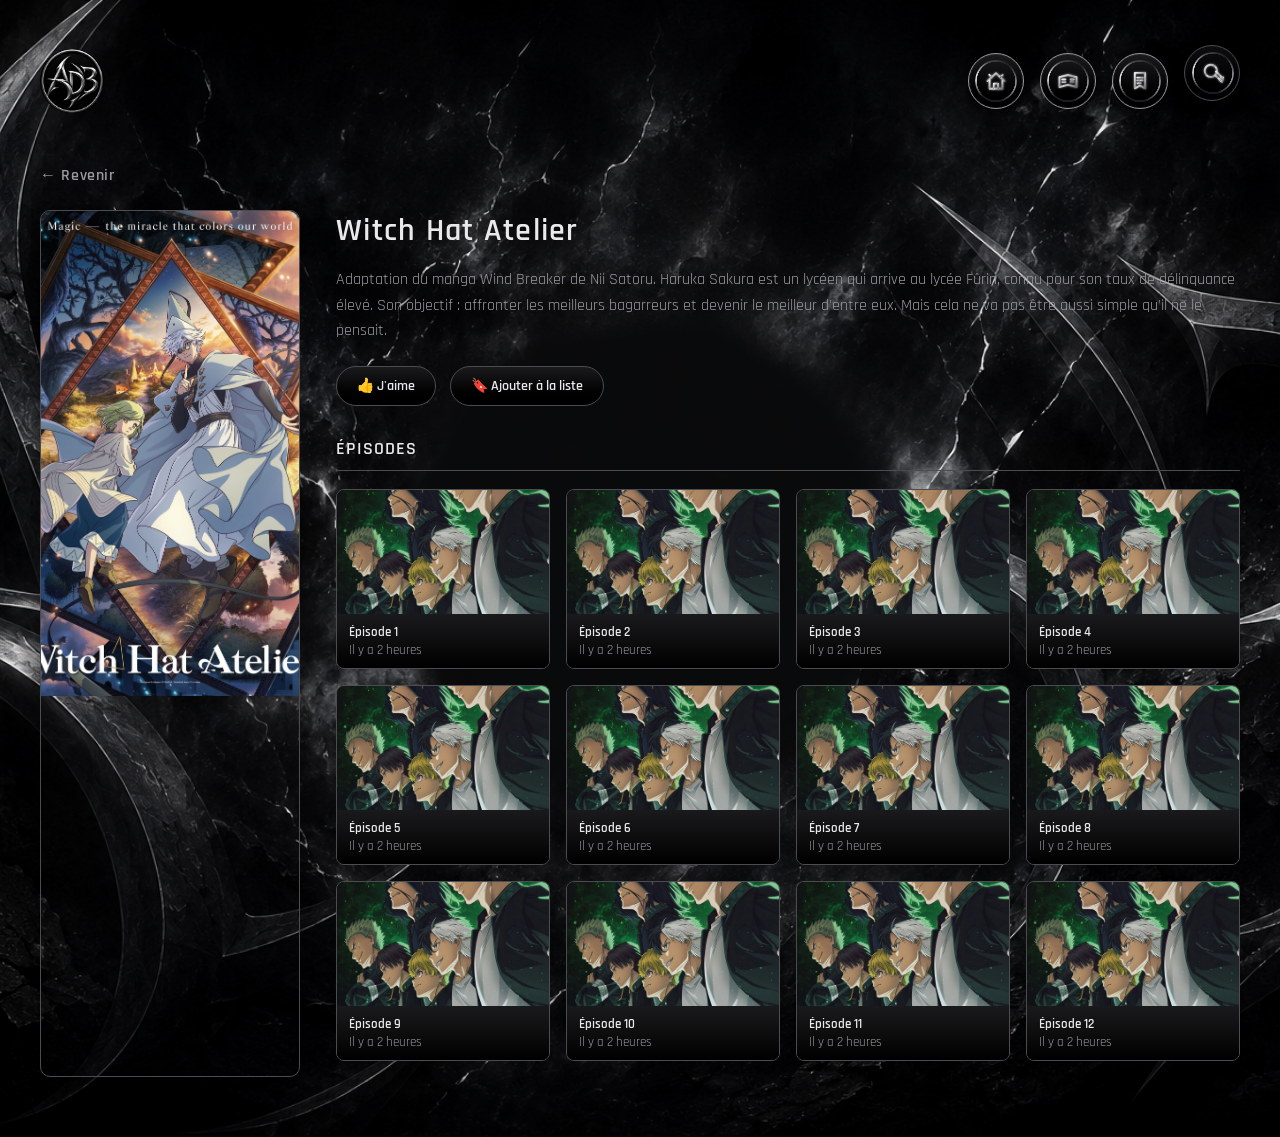
<file: wind breaker.html>
-<!doctype html>
<html lang="en">
    <head>
        <meta charset="utf-8" />
        <title>Adbland — wiwnd-breaker</title>
        <link rel="stylesheet" href="style.css" />
    </head>

    <body>
        <header class="site-header">
            <div class="logo">
                <img src="logo-ADB-cropped.png" alt="logo ADB" />
            </div>

            <div class="site-header-right">
                <a href="index.html" class="adb-icon-btn" aria-label="Accueil">
                    <span class="adb-icon-ring" aria-hidden="true"></span>
                    <span class="adb-icon-glyph adb-home" aria-hidden="true">
                        <svg viewBox="0 0 28 28">
                            <defs>
                                <linearGradient id="adbChromeStrokeHome" x1="0%" y1="0%" x2="100%" y2="100%">
                                    <stop offset="0%" stop-color="#f2f2f4" />
                                    <stop offset="45%" stop-color="#9a9aa0" />
                                    <stop offset="55%" stop-color="#cfcfd2" />
                                    <stop offset="100%" stop-color="#6b6b70" />
                                </linearGradient>
                            </defs>
                            <path class="adb-stroke" d="M4 14 L14 5 L24 14" />
                            <path class="adb-stroke" d="M14 5 L14 1.6" stroke-width="1.4" />
                            <path class="adb-stroke" d="M19.3 9.3 L21.8 6.8 M8.7 9.3 L6.2 6.8" stroke-width="1.4" />
                            <path class="adb-stroke" d="M6.5 13 V23 H21.5 V13" />
                            <path class="adb-stroke" d="M11.5 23 V17 H16.5 V23" />
                        </svg>
                    </span>
                </a>

                <a href="catalogue.html" class="adb-icon-btn" aria-label="Catalogue">
                    <span class="adb-icon-ring" aria-hidden="true"></span>
                    <span class="adb-icon-glyph adb-catalogue" aria-hidden="true">
                        <svg viewBox="0 0 28 28">
                            <defs>
                                <linearGradient id="adbChromeStrokeCatalogue" x1="0%" y1="0%" x2="100%" y2="100%">
                                    <stop offset="0%" stop-color="#f2f2f4" />
                                    <stop offset="45%" stop-color="#9a9aa0" />
                                    <stop offset="55%" stop-color="#cfcfd2" />
                                    <stop offset="100%" stop-color="#6b6b70" />
                                </linearGradient>
                            </defs>
                            <path class="adb-stroke" d="M14 7 L4 9.5 V21 L14 18.5 L24 21 V9.5 L14 7 Z" />
                            <path class="adb-stroke" d="M14 7 V18.5" />
                            <path class="adb-stroke" d="M14 7 L14 3.6" stroke-width="1.4" />
                            <path
                                class="adb-stroke"
                                d="M11 12.2 H7.3 M11 15.3 H7.3 M20.7 12.2 H17 M20.7 15.3 H17"
                                stroke-width="1.4" />
                        </svg>
                    </span>
                </a>

                <a href="liste.html" class="adb-icon-btn" aria-label="Ma liste">
                    <span class="adb-icon-ring" aria-hidden="true"></span>
                    <span class="adb-icon-glyph adb-liste" aria-hidden="true">
                        <svg viewBox="0 0 28 28">
                            <defs>
                                <linearGradient id="adbChromeStrokeListe" x1="0%" y1="0%" x2="100%" y2="100%">
                                    <stop offset="0%" stop-color="#f2f2f4" />
                                    <stop offset="45%" stop-color="#9a9aa0" />
                                    <stop offset="55%" stop-color="#cfcfd2" />
                                    <stop offset="100%" stop-color="#6b6b70" />
                                </linearGradient>
                            </defs>
                            <path class="adb-stroke" d="M8 4.5 H20 V22.5 L14 19.5 L8 22.5 Z" />
                            <path class="adb-stroke" d="M14 4.5 L14 1.6" stroke-width="1.4" />
                            <path
                                class="adb-stroke"
                                d="M10.8 10 H17.2 M10.8 13.3 H17.2 M10.8 16.6 H15"
                                stroke-width="1.4" />
                        </svg>
                    </span>
                </a>

                <form class="adb-search" id="adbSearch" role="search">
                    <button
                        type="button"
                        class="adb-search-btn"
                        id="adbToggle"
                        aria-label="Ouvrir la recherche"
                        aria-expanded="false">
                        <span class="adb-icon-ring" aria-hidden="true"></span>
                        <span class="adb-glass" aria-hidden="true">
                            <svg viewBox="0 0 28 28">
                                <defs>
                                    <linearGradient id="adbChromeStroke" x1="0%" y1="0%" x2="100%" y2="100%">
                                        <stop offset="0%" stop-color="#f2f2f4" />
                                        <stop offset="45%" stop-color="#9a9aa0" />
                                        <stop offset="55%" stop-color="#cfcfd2" />
                                        <stop offset="100%" stop-color="#6b6b70" />
                                    </linearGradient>
                                </defs>
                                <circle class="adb-stroke" cx="11.5" cy="11.5" r="7.2" />
                                <path
                                    class="adb-stroke"
                                    d="M16.7 16.7
                                                     C 18.6 18.6, 20.4 20.3, 22.2 22.1
                                                     C 23.1 23, 24.4 23.4, 25.3 22.6
                                                     C 26.1 21.8, 25.8 20.5, 24.9 19.6
                                                     C 23.1 17.8, 19.6 14.3, 17.5 12.3" />
                                <path
                                    class="adb-stroke"
                                    d="M21.6 21.6 L24.6 24.6 M23.4 19.8 L25.9 19.0"
                                    stroke-width="1.4" />
                            </svg>
                        </span>
                    </button>

                    <input
                        class="adb-search-input"
                        id="adbInput"
                        type="text"
                        name="q"
                        placeholder="Rechercher…"
                        autocomplete="off" />
                </form>
            </div>
        </header>

        <main class="detail-page">
            <a href="index.html" class="back-link">&larr; Revenir</a>

            <div class="detail-layout">
                <div class="detail-poster">
                    <img
                        style="width: 320px; height: 485px; object-fit: cover"
                        src="wicht.jpg"
                        alt="Witch Hat Atelier" />
                </div>

                <div class="detail-body">
                    <h1>Witch Hat Atelier</h1>
                    <p class="description">
                    Adaptation du manga Wind Breaker de Nii Satoru.

Haruka Sakura est un lycéen qui arrive au lycée Fûrin, connu pour son taux de délinquance élevé. Son objectif : affronter les meilleurs bagarreurs et devenir le meilleur d'entre eux. Mais cela ne va pas être aussi simple qu'il ne le pensait.  
                    </p>

                    <div class="detail-actions">
                        <button type="button" class="btn-like">👍 J'aime</button>
                        <button type="button" class="btn-addlist">🔖 Ajouter à la liste</button>
                    </div>

                    <h2>Épisodes</h2>
                    <div class="episode-grid">
                        <a href="atelier%20(1).mkv" class="episode-thumb-link">
                            <img src="wind.jpg" alt="Épisode 1" />
                            <div class="episode-thumb-meta">
                                <strong>Épisode 1</strong>
                                Il y a 2 heures
                            </div>
                        </a>
                        <a href="episode2.html" class="episode-thumb-link">
                            <img src="wind.jpg" alt="Épisode 2" />
                            <div class="episode-thumb-meta">
                                <strong>Épisode 2</strong>
                                Il y a 2 heures
                            </div>
                        </a>
                        <a href="episode3.html" class="episode-thumb-link">
                            <img src="wind.jpg" alt="Épisode 3" />
                            <div class="episode-thumb-meta">
                                <strong>Épisode 3</strong>
                                Il y a 2 heures
                            </div>
                        </a>
                        <a href="episode4.html" class="episode-thumb-link">
                            <img src="wind.jpg" alt="Épisode 4" />
                            <div class="episode-thumb-meta">
                                <strong>Épisode 4</strong>
                                Il y a 2 heures
                            </div>
                        </a>
                        <a href="episode5.html" class="episode-thumb-link">
                            <img src="wind.jpg" alt="Épisode 5" />
                            <div class="episode-thumb-meta">
                                <strong>Épisode 5</strong>
                                Il y a 2 heures
                            </div>
                        </a>
                        <a href="episode6.html" class="episode-thumb-link">
                            <img src="wind.jpg" alt="Épisode 6" />
                            <div class="episode-thumb-meta">
                                <strong>Épisode 6</strong>
                                Il y a 2 heures
                            </div>
                        </a>
                        <a href="episode7.html" class="episode-thumb-link">
                            <img src="wind.jpg" alt="Épisode 7" />
                            <div class="episode-thumb-meta">
                                <strong>Épisode 7</strong>
                                Il y a 2 heures
                            </div>
                        </a>
                        <a href="episode8.html" class="episode-thumb-link">
                            <img src="wind.jpg" alt="Épisode 8" />
                            <div class="episode-thumb-meta">
                                <strong>Épisode 8</strong>
                                Il y a 2 heures
                            </div>
                        </a>
                        <a href="wicht%20atelier%209.mkv" class="episode-thumb-link">
                            <img src="wind.jpg" alt="Épisode 9" />
                            <div class="episode-thumb-meta">
                                <strong>Épisode 9</strong>
                                Il y a 2 heures
                            </div>
                        </a>
                        <a href="10.mkv" class="episode-thumb-link">
                            <img src="wind.jpg" alt="Épisode 10" />
                            <div class="episode-thumb-meta">
                                <strong>Épisode 10</strong>
                                Il y a 2 heures
                            </div>
                        </a>
                        <a href="11.mkv" class="episode-thumb-link">
                            <img src="wind.jpg" alt="Épisode 11" />
                            <div class="episode-thumb-meta">
                                <strong>Épisode 11</strong>
                                Il y a 2 heures
                            </div>
                        </a>
                        <a href="atelier.mkv" class="episode-thumb-link">
                            <img src="wind.jpg" alt="Épisode 12" />
                            <div class="episode-thumb-meta">
                                <strong>Épisode 12</strong>
                                Il y a 2 heures
                            </div>
                        </a>
                        <a href=""></a>
                    </div>
                </div>
            </div>
        </main>

        
        <script src="adb-catalog.js"></script>
        <script src="adb-search.js"></script>
        <script src="adb-list.js"></script>
    </body>
</html>
</file>
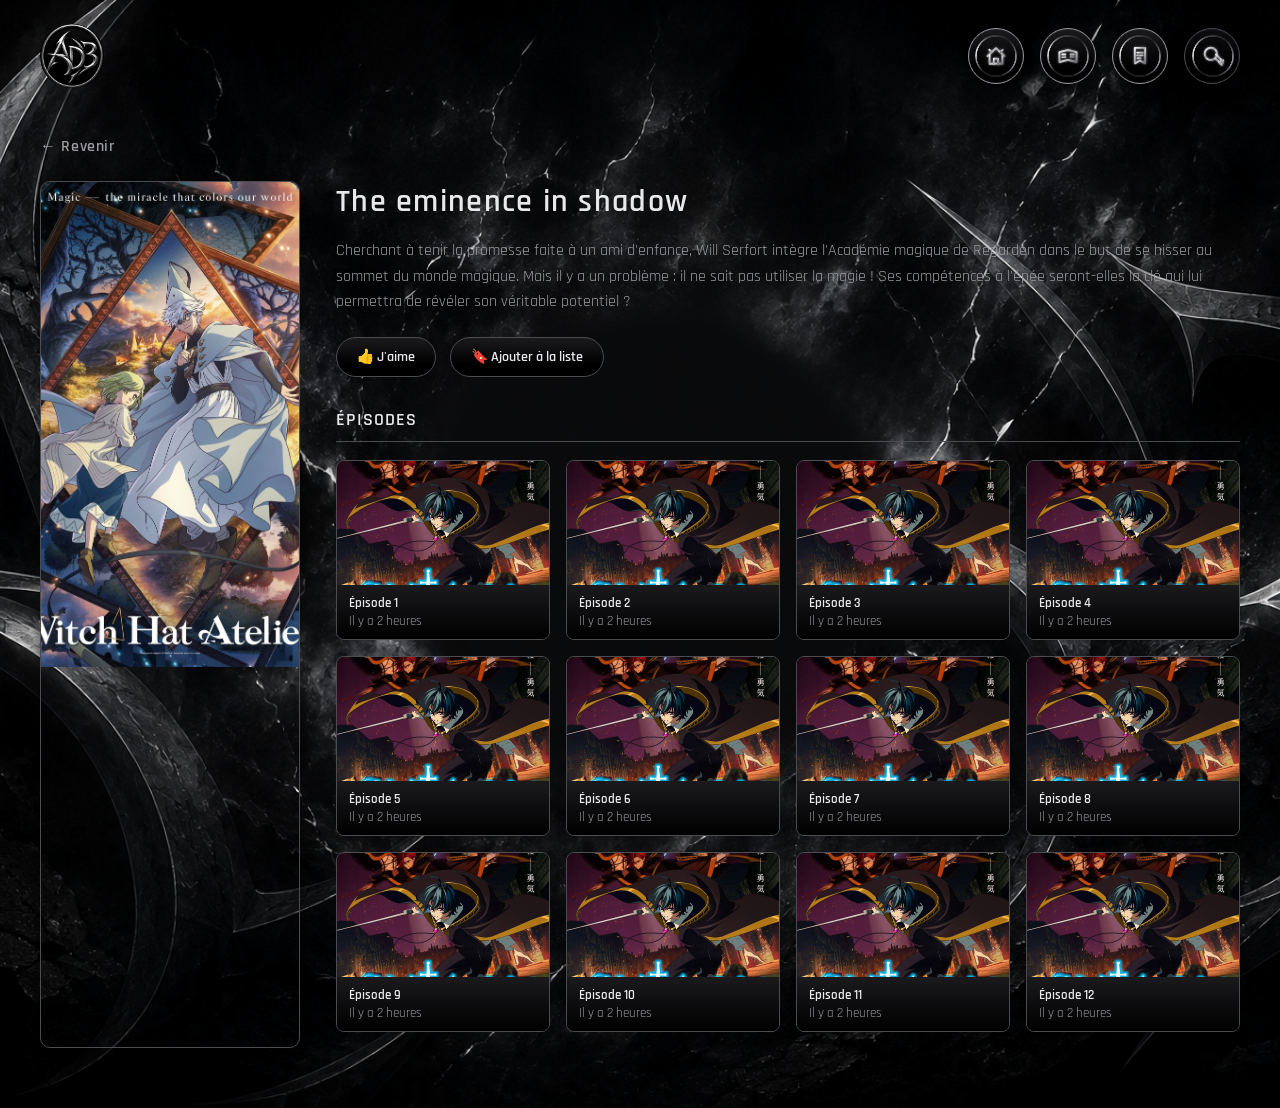
<file: Wistoria.html>
<!doctype html>
<html lang="en">
    <head>
        <meta charset="utf-8" />
        <title>Adbland — Wistoria</title>
        <link rel="stylesheet" href="style.css" />
    </head>

    <body>
        <header class="site-header">
            <div class="logo">
                <img src="logo-ADB-cropped.png" alt="logo ADB" />
            </div>

            <div class="site-header-right">
                <a href="index.html" class="adb-icon-btn" aria-label="Accueil">
                    <span class="adb-icon-ring" aria-hidden="true"></span>
                    <span class="adb-icon-glyph adb-home" aria-hidden="true">
                        <svg viewBox="0 0 28 28">
                            <defs>
                                <linearGradient id="adbChromeStrokeHome" x1="0%" y1="0%" x2="100%" y2="100%">
                                    <stop offset="0%" stop-color="#f2f2f4" />
                                    <stop offset="45%" stop-color="#9a9aa0" />
                                    <stop offset="55%" stop-color="#cfcfd2" />
                                    <stop offset="100%" stop-color="#6b6b70" />
                                </linearGradient>
                            </defs>
                            <path class="adb-stroke" d="M4 14 L14 5 L24 14" />
                            <path class="adb-stroke" d="M14 5 L14 1.6" stroke-width="1.4" />
                            <path class="adb-stroke" d="M19.3 9.3 L21.8 6.8 M8.7 9.3 L6.2 6.8" stroke-width="1.4" />
                            <path class="adb-stroke" d="M6.5 13 V23 H21.5 V13" />
                            <path class="adb-stroke" d="M11.5 23 V17 H16.5 V23" />
                        </svg>
                    </span>
                </a>

                <a href="catalogue.html" class="adb-icon-btn" aria-label="Catalogue">
                    <span class="adb-icon-ring" aria-hidden="true"></span>
                    <span class="adb-icon-glyph adb-catalogue" aria-hidden="true">
                        <svg viewBox="0 0 28 28">
                            <defs>
                                <linearGradient id="adbChromeStrokeCatalogue" x1="0%" y1="0%" x2="100%" y2="100%">
                                    <stop offset="0%" stop-color="#f2f2f4" />
                                    <stop offset="45%" stop-color="#9a9aa0" />
                                    <stop offset="55%" stop-color="#cfcfd2" />
                                    <stop offset="100%" stop-color="#6b6b70" />
                                </linearGradient>
                            </defs>
                            <path class="adb-stroke" d="M14 7 L4 9.5 V21 L14 18.5 L24 21 V9.5 L14 7 Z" />
                            <path class="adb-stroke" d="M14 7 V18.5" />
                            <path class="adb-stroke" d="M14 7 L14 3.6" stroke-width="1.4" />
                            <path
                                class="adb-stroke"
                                d="M11 12.2 H7.3 M11 15.3 H7.3 M20.7 12.2 H17 M20.7 15.3 H17"
                                stroke-width="1.4" />
                        </svg>
                    </span>
                </a>

                <a href="liste.html" class="adb-icon-btn" aria-label="Ma liste">
                    <span class="adb-icon-ring" aria-hidden="true"></span>
                    <span class="adb-icon-glyph adb-liste" aria-hidden="true">
                        <svg viewBox="0 0 28 28">
                            <defs>
                                <linearGradient id="adbChromeStrokeListe" x1="0%" y1="0%" x2="100%" y2="100%">
                                    <stop offset="0%" stop-color="#f2f2f4" />
                                    <stop offset="45%" stop-color="#9a9aa0" />
                                    <stop offset="55%" stop-color="#cfcfd2" />
                                    <stop offset="100%" stop-color="#6b6b70" />
                                </linearGradient>
                            </defs>
                            <path class="adb-stroke" d="M8 4.5 H20 V22.5 L14 19.5 L8 22.5 Z" />
                            <path class="adb-stroke" d="M14 4.5 L14 1.6" stroke-width="1.4" />
                            <path
                                class="adb-stroke"
                                d="M10.8 10 H17.2 M10.8 13.3 H17.2 M10.8 16.6 H15"
                                stroke-width="1.4" />
                        </svg>
                    </span>
                </a>

                <form class="adb-search" id="adbSearch" role="search">
                    <button
                        type="button"
                        class="adb-search-btn"
                        id="adbToggle"
                        aria-label="Ouvrir la recherche"
                        aria-expanded="false">
                        <span class="adb-icon-ring" aria-hidden="true"></span>
                        <span class="adb-glass" aria-hidden="true">
                            <svg viewBox="0 0 28 28">
                                <defs>
                                    <linearGradient id="adbChromeStroke" x1="0%" y1="0%" x2="100%" y2="100%">
                                        <stop offset="0%" stop-color="#f2f2f4" />
                                        <stop offset="45%" stop-color="#9a9aa0" />
                                        <stop offset="55%" stop-color="#cfcfd2" />
                                        <stop offset="100%" stop-color="#6b6b70" />
                                    </linearGradient>
                                </defs>
                                <circle class="adb-stroke" cx="11.5" cy="11.5" r="7.2" />
                                <path
                                    class="adb-stroke"
                                    d="M16.7 16.7
                                                     C 18.6 18.6, 20.4 20.3, 22.2 22.1
                                                     C 23.1 23, 24.4 23.4, 25.3 22.6
                                                     C 26.1 21.8, 25.8 20.5, 24.9 19.6
                                                     C 23.1 17.8, 19.6 14.3, 17.5 12.3" />
                                <path
                                    class="adb-stroke"
                                    d="M21.6 21.6 L24.6 24.6 M23.4 19.8 L25.9 19.0"
                                    stroke-width="1.4" />
                            </svg>
                        </span>
                    </button>

                    <input
                        class="adb-search-input"
                        id="adbInput"
                        type="text"
                        name="q"
                        placeholder="Rechercher…"
                        autocomplete="off" />
                </form>
            </div>
        </header>

        <main class="detail-page">
            <a href="index.html" class="back-link">&larr; Revenir</a>

            <div class="detail-layout">
                <div class="detail-poster">
                    <img
                        style="width: 320px; height: 485px; object-fit: cover"
                        src="wicht.jpg"
                        alt="Witch Hat Atelier" />
                </div>

                <div class="detail-body">
                    <h1>The eminence in shadow</h1>
                    <p class="description">
                       Cherchant à tenir la promesse faite à un ami d'enfance, Will Serfort intègre l'Académie magique de Regarden dans le but de se hisser au sommet du monde magique. Mais il y a un problème : il ne sait pas utiliser la magie ! Ses compétences à l'épée seront-elles la clé qui lui permettra de révéler son véritable potentiel ?
                   
                    <div class="detail-actions">
                        <button type="button" class="btn-like">👍 J'aime</button>
                        <button type="button" class="btn-addlist">🔖 Ajouter à la liste</button>
                    </div>

                    <h2>Épisodes</h2>
                    <div class="episode-grid">
                        <a href="atelier%20(1).mkv" class="episode-thumb-link">
                            <img src="wistoria.jpg" alt="Épisode 1" />
                            <div class="episode-thumb-meta">
                                <strong>Épisode 1</strong>
                                Il y a 2 heures
                            </div>
                        </a>
                        <a href="episode2.html" class="episode-thumb-link">
                            <img src="wistoria.jpg" alt="Épisode 2" />
                            <div class="episode-thumb-meta">
                                <strong>Épisode 2</strong>
                                Il y a 2 heures
                            </div>
                        </a>
                        <a href="episode3.html" class="episode-thumb-link">
                            <img src="wistoria.jpg" alt="Épisode 3" />
                            <div class="episode-thumb-meta">
                                <strong>Épisode 3</strong>
                                Il y a 2 heures
                            </div>
                        </a>
                        <a href="episode4.html" class="episode-thumb-link">
                            <img src="wistoria.jpg" alt="Épisode 4" />
                            <div class="episode-thumb-meta">
                                <strong>Épisode 4</strong>
                                Il y a 2 heures
                            </div>
                        </a>
                        <a href="episode5.html" class="episode-thumb-link">
                            <img src="wistoria.jpg" alt="Épisodewistoria.jpg 5" />
                            <div class="episode-thumb-meta">
                                <strong>Épisode 5</strong>
                                Il y a 2 heures
                            </div>
                        </a>
                        <a href="episode6.html" class="episode-thumb-link">
                            <img src="wistoria.jpg" alt="Épisode 6" />
                            <div class="episode-thumb-meta">
                                <strong>Épisode 6</strong>
                                Il y a 2 heures
                            </div>
                        </a>
                        <a href="episode7.html" class="episode-thumb-link">
                            <img src="wistoria.jpg" alt="Épisode 7" />
                            <div class="episode-thumb-meta">
                                <strong>Épisode 7</strong>
                                Il y a 2 heures
                            </div>
                        </a>
                        <a href="episode8.html" class="episode-thumb-link">
                            <img src="wistoria.jpg" alt="Épisode 8" />
                            <div class="episode-thumb-meta">
                                <strong>Épisode 8</strong>
                                Il y a 2 heures
                            </div>
                        </a>
                        <a href="wicht%20atelier%209.mkv" class="episode-thumb-link">
                            <img src="wistoria.jpg" alt="Épisode 9" />
                            <div class="episode-thumb-meta">
                                <strong>Épisode 9</strong>
                                Il y a 2 heures
                            </div>
                        </a>
                        <a href="10.mkv" class="episode-thumb-link">
                            <img src="wistoria.jpg" alt="Épisode 10" />
                            <div class="episode-thumb-meta">
                                <strong>Épisode 10</strong>
                                Il y a 2 heures
                            </div>
                        </a>
                        <a href="11.mkv" class="episode-thumb-link">
                            <img src="wistoria.jpg" alt="Épisode 11" />
                            <div class="episode-thumb-meta">
                                <strong>Épisode 11</strong>
                                Il y a 2 heures
                            </div>
                        </a>
                        <a href="atelier.mkv" class="episode-thumb-link">
                            <img src="wistoria.jpg" alt="Épisode 12" />
                            <div class="episode-thumb-meta">
                                <strong>Épisode 12</strong>
                                Il y a 2 heures
                                
                            </div>
                        </a>
                        <a href=""></a>
                    </div>
                </div>
            </div>
        </main>

    
        <script src="adb-catalog.js"></script>
        <script src="adb-search.js"></script>
        <script src="adb-list.js"></script><script src="adb-search.js"></script>
    </body>
</html>
</file>
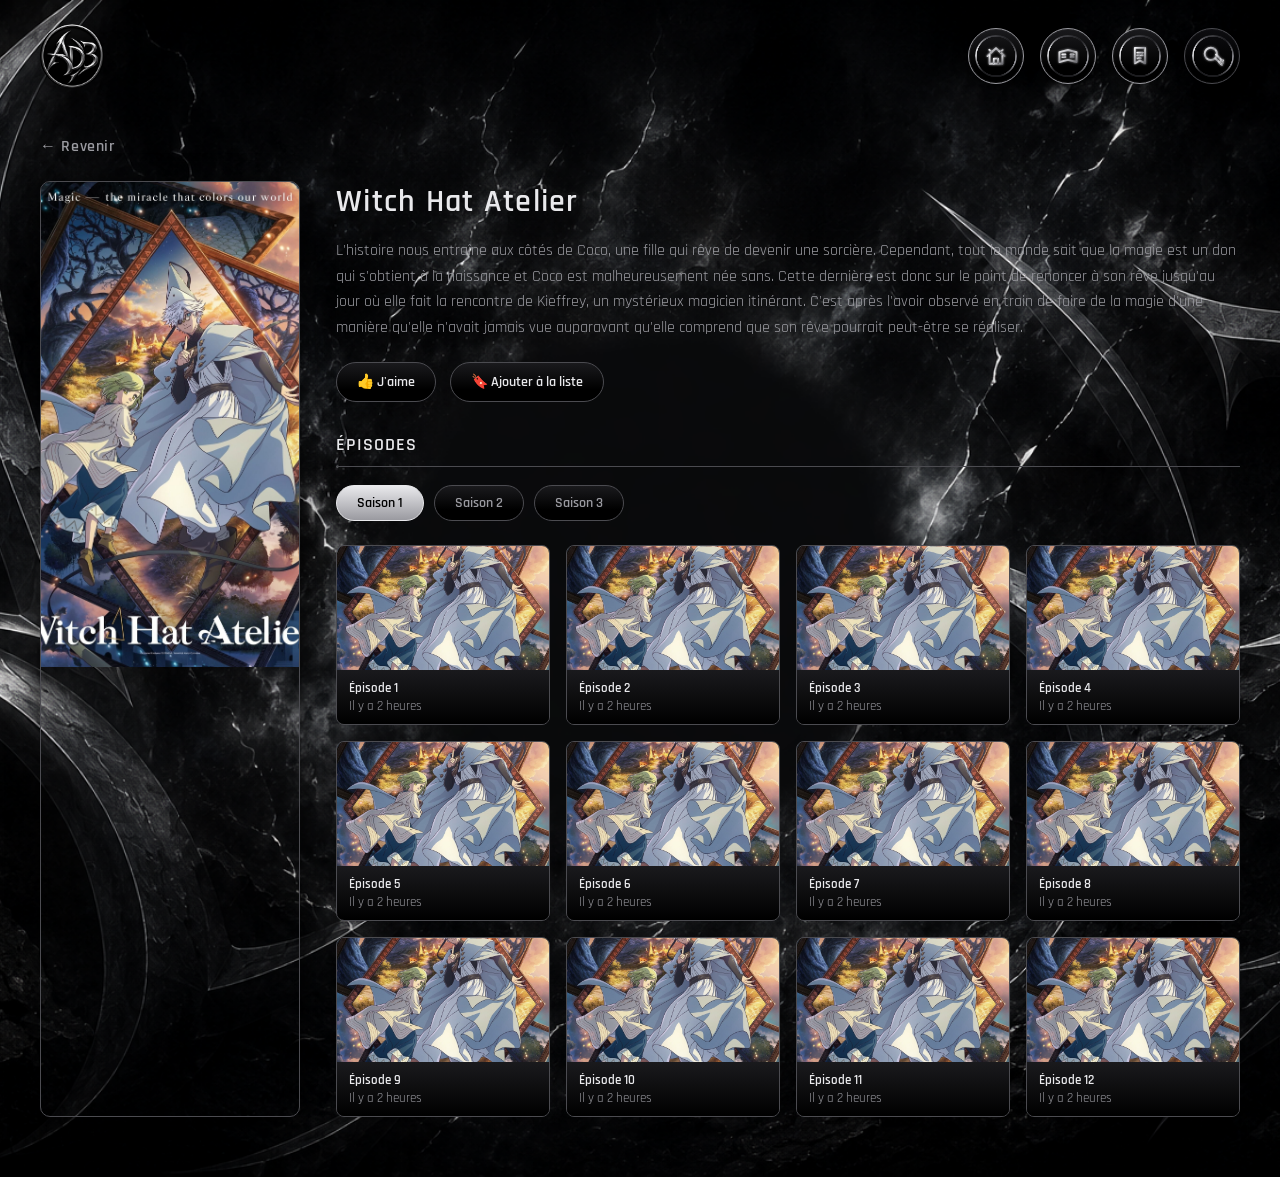
<file: witch-hat-atelier.html>
<!doctype html>
<html lang="en">
<head>
    <meta charset="utf-8">
    <title>Adbland — Witch Hat Atelier</title>
    <link rel="stylesheet" href="style.css">
</head>

<body>
    <header class="site-header">
        <div class="logo">
            <img src="logo-ADB-cropped.png" alt="logo ADB">
        </div>

        <div class="site-header-right">
            <a href="index.html" class="adb-icon-btn" aria-label="Accueil">
                <span class="adb-icon-ring" aria-hidden="true"></span>
                <span class="adb-icon-glyph adb-home" aria-hidden="true">
                    <svg viewBox="0 0 28 28">
                        <defs><linearGradient id="adbChromeStrokeHome" x1="0%" y1="0%" x2="100%" y2="100%">
                            <stop offset="0%" stop-color="#f2f2f4"/><stop offset="45%" stop-color="#9a9aa0"/>
                            <stop offset="55%" stop-color="#cfcfd2"/><stop offset="100%" stop-color="#6b6b70"/>
                        </linearGradient></defs>
                        <path class="adb-stroke" d="M4 14 L14 5 L24 14"/>
                        <path class="adb-stroke" d="M14 5 L14 1.6" stroke-width="1.4"/>
                        <path class="adb-stroke" d="M19.3 9.3 L21.8 6.8 M8.7 9.3 L6.2 6.8" stroke-width="1.4"/>
                        <path class="adb-stroke" d="M6.5 13 V23 H21.5 V13"/>
                        <path class="adb-stroke" d="M11.5 23 V17 H16.5 V23"/>
                    </svg>
                </span>
            </a>

            <a href="catalogue.html" class="adb-icon-btn" aria-label="Catalogue">
                <span class="adb-icon-ring" aria-hidden="true"></span>
                <span class="adb-icon-glyph adb-catalogue" aria-hidden="true">
                    <svg viewBox="0 0 28 28">
                        <defs><linearGradient id="adbChromeStrokeCatalogue" x1="0%" y1="0%" x2="100%" y2="100%">
                            <stop offset="0%" stop-color="#f2f2f4"/><stop offset="45%" stop-color="#9a9aa0"/>
                            <stop offset="55%" stop-color="#cfcfd2"/><stop offset="100%" stop-color="#6b6b70"/>
                        </linearGradient></defs>
                        <path class="adb-stroke" d="M14 7 L4 9.5 V21 L14 18.5 L24 21 V9.5 L14 7 Z"/>
                        <path class="adb-stroke" d="M14 7 V18.5"/>
                        <path class="adb-stroke" d="M14 7 L14 3.6" stroke-width="1.4"/>
                        <path class="adb-stroke" d="M11 12.2 H7.3 M11 15.3 H7.3 M20.7 12.2 H17 M20.7 15.3 H17" stroke-width="1.4"/>
                    </svg>
                </span>
            </a>

            <a href="liste.html" class="adb-icon-btn" aria-label="Ma liste">
                <span class="adb-icon-ring" aria-hidden="true"></span>
                <span class="adb-icon-glyph adb-liste" aria-hidden="true">
                    <svg viewBox="0 0 28 28">
                        <defs><linearGradient id="adbChromeStrokeListe" x1="0%" y1="0%" x2="100%" y2="100%">
                            <stop offset="0%" stop-color="#f2f2f4"/><stop offset="45%" stop-color="#9a9aa0"/>
                            <stop offset="55%" stop-color="#cfcfd2"/><stop offset="100%" stop-color="#6b6b70"/>
                        </linearGradient></defs>
                        <path class="adb-stroke" d="M8 4.5 H20 V22.5 L14 19.5 L8 22.5 Z"/>
                        <path class="adb-stroke" d="M14 4.5 L14 1.6" stroke-width="1.4"/>
                        <path class="adb-stroke" d="M10.8 10 H17.2 M10.8 13.3 H17.2 M10.8 16.6 H15" stroke-width="1.4"/>
                    </svg>
                </span>
            </a>

            <form class="adb-search" id="adbSearch" role="search">
                <button type="button" class="adb-search-btn" id="adbToggle" aria-label="Ouvrir la recherche" aria-expanded="false">
                    <span class="adb-icon-ring" aria-hidden="true"></span>
                    <span class="adb-glass" aria-hidden="true">
                        <svg viewBox="0 0 28 28">
                            <defs><linearGradient id="adbChromeStroke" x1="0%" y1="0%" x2="100%" y2="100%">
                                <stop offset="0%" stop-color="#f2f2f4"/><stop offset="45%" stop-color="#9a9aa0"/>
                                <stop offset="55%" stop-color="#cfcfd2"/><stop offset="100%" stop-color="#6b6b70"/>
                            </linearGradient></defs>
                            <circle class="adb-stroke" cx="11.5" cy="11.5" r="7.2"/>
                            <path class="adb-stroke" d="M16.7 16.7 C 18.6 18.6, 20.4 20.3, 22.2 22.1 C 23.1 23, 24.4 23.4, 25.3 22.6 C 26.1 21.8, 25.8 20.5, 24.9 19.6 C 23.1 17.8, 19.6 14.3, 17.5 12.3"/>
                            <path class="adb-stroke" d="M21.6 21.6 L24.6 24.6 M23.4 19.8 L25.9 19.0" stroke-width="1.4"/>
                        </svg>
                    </span>
                </button>
                <input class="adb-search-input" id="adbInput" type="text" name="q" placeholder="Rechercher…" autocomplete="off"/>
            </form>
        </div>
    </header>

    <main class="detail-page">
        <a href="index.html" class="back-link">&larr; Revenir</a>

        <div class="detail-layout">

            <!-- AFFICHE -->
            <div class="detail-poster">
                <img style="width:320px;height:485px;object-fit:cover" src="wicht.jpg" alt="Witch Hat Atelier">
            </div>

            <!-- INFOS + ÉPISODES -->
            <div class="detail-body">
                <h1>Witch Hat Atelier</h1>
                <p class="description">
                    L'histoire nous entraîne aux côtés de Coco, une fille qui rêve de devenir une sorcière.
                    Cependant, tout le monde sait que la magie est un don qui s'obtient à la naissance et Coco est
                    malheureusement née sans. Cette dernière est donc sur le point de renoncer à son rêve jusqu'au
                    jour où elle fait la rencontre de Kieffrey, un mystérieux magicien itinérant. C'est après
                    l'avoir observé en train de faire de la magie d'une manière qu'elle n'avait jamais vue
                    auparavant qu'elle comprend que son rêve pourrait peut-être se réaliser.
                </p>

                <div class="detail-actions">
                    <button type="button" class="btn-like">👍 J'aime</button>
                    <button type="button" class="btn-addlist"
                        data-title="Witch Hat Atelier"
                        data-poster="wicht.jpg"
                        data-href="witch-hat-atelier.html">🔖 Ajouter à la liste</button>
                </div>

                <h2>Épisodes</h2>

                <!-- ONGLETS SAISONS -->
                <div class="saisons-tabs">
                    <button class="saison-tab is-active" data-saison="1">Saison 1</button>
                    <button class="saison-tab" data-saison="2">Saison 2</button>
                    <button class="saison-tab" data-saison="3">Saison 3</button>
                </div>

                <!-- SAISON 1 -->
                <div class="saison-panel is-active" data-saison="1">
                    <a href="atelier (1).mkv" class="episode-thumb-link">
                        <img src="wicht.jpg" alt="Épisode 1">
                        <div class="episode-thumb-meta"><strong>Épisode 1</strong>Il y a 2 heures</div>
                    </a>
                    <a href="episode2.html" class="episode-thumb-link">
                        <img src="wicht.jpg" alt="Épisode 2">
                        <div class="episode-thumb-meta"><strong>Épisode 2</strong>Il y a 2 heures</div>
                    </a>
                    <a href="episode3.html" class="episode-thumb-link">
                        <img src="wicht.jpg" alt="Épisode 3">
                        <div class="episode-thumb-meta"><strong>Épisode 3</strong>Il y a 2 heures</div>
                    </a>
                    <a href="episode4.html" class="episode-thumb-link">
                        <img src="wicht.jpg" alt="Épisode 4">
                        <div class="episode-thumb-meta"><strong>Épisode 4</strong>Il y a 2 heures</div>
                    </a>
                    <a href="episode5.html" class="episode-thumb-link">
                        <img src="wicht.jpg" alt="Épisode 5">
                        <div class="episode-thumb-meta"><strong>Épisode 5</strong>Il y a 2 heures</div>
                    </a>
                    <a href="episode6.html" class="episode-thumb-link">
                        <img src="wicht.jpg" alt="Épisode 6">
                        <div class="episode-thumb-meta"><strong>Épisode 6</strong>Il y a 2 heures</div>
                    </a>
                    <a href="episode7.html" class="episode-thumb-link">
                        <img src="wicht.jpg" alt="Épisode 7">
                        <div class="episode-thumb-meta"><strong>Épisode 7</strong>Il y a 2 heures</div>
                    </a>
                    <a href="episode8.html" class="episode-thumb-link">
                        <img src="wicht.jpg" alt="Épisode 8">
                        <div class="episode-thumb-meta"><strong>Épisode 8</strong>Il y a 2 heures</div>
                    </a>
                    <a href="wicht atelier 9.mkv" class="episode-thumb-link">
                        <img src="wicht.jpg" alt="Épisode 9">
                        <div class="episode-thumb-meta"><strong>Épisode 9</strong>Il y a 2 heures</div>
                    </a>
                    <a href="10.mkv" class="episode-thumb-link">
                        <img src="wicht.jpg" alt="Épisode 10">
                        <div class="episode-thumb-meta"><strong>Épisode 10</strong>Il y a 2 heures</div>
                    </a>
                    <a href="11.mkv" class="episode-thumb-link">
                        <img src="wicht.jpg" alt="Épisode 11">
                        <div class="episode-thumb-meta"><strong>Épisode 11</strong>Il y a 2 heures</div>
                    </a>
                    <a href="atelier.mkv" class="episode-thumb-link">
                        <img src="wicht.jpg" alt="Épisode 12">
                        <div class="episode-thumb-meta"><strong>Épisode 12</strong>Il y a 2 heures</div>
                    </a>
                </div><!-- fin saison-panel 1 -->

                <!-- SAISON 2 -->
                <div class="saison-panel" data-saison="2">
                    <a href="11.mkv" class="episode-thumb-link">
                        <img src="wicht.jpg" alt="Épisode 1">
                        <div class="episode-thumb-meta"><strong>Épisode 1</strong>Il y a 2 heures</div>
                    </a>
                    <a href="atelier.mkv" class="episode-thumb-link">
                        <img src="wicht.jpg" alt="Épisode 2">
                        <div class="episode-thumb-meta"><strong>Épisode 2</strong>Il y a 2 heures</div>
                    </a>
                </div><!-- fin saison-panel 2 -->

                <!-- SAISON 3 (vide pour l'instant) -->
                <div class="saison-panel" data-saison="3">
                    <p style="color:var(--chrome-2);font-family:'Rajdhani',sans-serif;">
                        Bientôt disponible.
                    </p>
                </div><!-- fin saison-panel 3 -->

            </div><!-- fin detail-body -->
        </div><!-- fin detail-layout -->
    </main>

    <script src="adb-catalog.js"></script>
    <script src="adb-search.js"></script>
    <script src="adb-list.js"></script>
    <script src="adb-player.js"></script>
    <script src="episod.js"></script>
</body>
</html>
</file>
<file: style.css>
/* ============================================
   ADB — style.css
   ============================================ */

@import url('https://fonts.googleapis.com/css2?family=Rajdhani:wght@500;600&display=swap');

:root{
  --void:#000000;
  --gunmetal:#0d0d10;
  --chrome-1:#e9e9ec;
  --chrome-2:#9a9aa0;
  --chrome-3:#4b4b50;
  --chrome-4:#1c1c1f;
  --glow:#cfd8e3;
  --glow-soft: rgba(207,216,227,0.35);
}

* {
  box-sizing: border-box;
}

html, body{
  margin: 0;
  min-height: 100%;
}

body{
  background-color: #000;
  background-image: url("fond-site-ADB.png");
  background-repeat: no-repeat;
  background-size: cover;
  background-position: center;
  background-attachment: fixed;
  font-family: 'Rajdhani', sans-serif;
  width: 100%;
  min-height: 100vh;
}

html{
  background-color: #000; /* évite le flash blanc au chargement / changement de page */
}

/* ---------- HEADER : logo à gauche, accueil + catalogue + ma liste + recherche groupés à droite ---------- */
.site-header{
  display: flex;
  align-items: center;
  justify-content: space-between;
  gap: 24px;
  padding: 24px 40px;
  flex-wrap: nowrap;
}

.site-header-right{
  display: flex;
  align-items: center;
  gap: 16px;
  flex-wrap: nowrap;
}

.site-header .logo{
  flex: 0 0 auto;
}

.site-header .logo img{
  display: block;
  width: 64px;
  height: 64px;
  border-radius: 100px;
  object-fit: contain;
  background: #000;
}

@media (max-width: 700px){
  .site-header{
    flex-direction: column;
    align-items: flex-start;
    gap: 16px;
    padding: 20px;
  }
  .site-header-right{
    width: 100%;
  }
  .adb-search.is-open{
    width: 100%;
  }
}

/* ---------- BOUTONS RONDS (Accueil / Catalogue / Ma liste) ---------- */
.adb-icon-btn{
  flex: 0 0 56px;
  width: 56px;
  height: 56px;
  border-radius: 50%;
  border: 1px solid var(--chrome-2);
  background: linear-gradient(180deg, #1a1a1d, #000 70%);
  display: flex;
  align-items: center;
  justify-content: center;
  cursor: pointer;
  position: relative;
  text-decoration: none;
  box-shadow:
    0 0 0 1px rgba(255,255,255,0.04) inset,
    0 2px 14px rgba(0,0,0,0.8);
  transition: box-shadow .4s ease, border-color .4s ease;
}

.adb-icon-btn:hover,
.adb-icon-btn:focus-visible{
  border-color: var(--chrome-1);
  box-shadow:
    0 0 0 1px rgba(255,255,255,0.06) inset,
    0 4px 24px rgba(0,0,0,0.9),
    0 0 18px 1px var(--glow-soft);
}

.adb-icon-btn:focus-visible{
  outline: 2px solid var(--chrome-1);
  outline-offset: 3px;
}

/* anneau toujours visible, pas seulement au survol */
.adb-icon-ring{
  filter: drop-shadow(0 0 1.5px rgba(207,216,227,0.45));
}
.adb-icon-btn:hover .adb-icon-ring{
  filter: drop-shadow(0 0 4px var(--glow));
}

.adb-icon-btn .adb-icon-glyph{
  position: relative;
  z-index: 2;
  width: 24px;
  height: 24px;
  /* taille fixe : pas d'agrandissement au survol/clic */
}

.adb-icon-glyph svg{
  width: 100%;
  height: 100%;
  display: block;
  overflow: visible;
}

.adb-icon-glyph .adb-stroke{
  fill:none;
  stroke-width: 2.2;
  stroke-linecap: round;
  stroke-linejoin: round;
  /* glow permanent léger pour que le trait se détache du fond noir */
  filter: drop-shadow(0 0 1.5px rgba(233,233,236,0.55));
  transition: filter .4s ease;
}
.adb-icon-btn:hover .adb-icon-glyph .adb-stroke{
  filter: drop-shadow(0 0 4px var(--glow));
}

.adb-home .adb-stroke{ stroke: url(#adbChromeStrokeHome); }
.adb-catalogue .adb-stroke{ stroke: url(#adbChromeStrokeCatalogue); }
.adb-liste .adb-stroke{ stroke: url(#adbChromeStrokeListe); }

/* ---------- CONTENU GÉNÉRIQUE DE PAGE ---------- */
.catalogue-content{
  padding: 20px 40px 60px;
  color: var(--chrome-1);
  font-family: 'Rajdhani', sans-serif;
}
.catalogue-content h1{
  font-weight: 600;
  letter-spacing: .06em;
  text-transform: uppercase;
  color: var(--chrome-1);
  border-bottom: 1px solid var(--chrome-3);
  padding-bottom: 12px;
}
.catalogue-content p{
  color: var(--chrome-2);
}

/* ---------- BOUTON DE RECHERCHE ---------- */
.adb-search{
  position:relative;
  display:flex;
  align-items:center;
  height:56px;
  border-radius:999px;
  background: linear-gradient(180deg, var(--gunmetal), #000 70%);
  border: 1px solid var(--chrome-3);
  box-shadow:
    0 0 0 1px rgba(255,255,255,0.02) inset,
    0 2px 14px rgba(0,0,0,0.8);
  transition: width .5s cubic-bezier(.2,.9,.25,1), box-shadow .4s ease, border-color .4s ease;
  width:56px;
  flex-shrink: 0;
}

.adb-search.is-open{
  width:340px;
  border-color: var(--chrome-1);
  box-shadow:
    0 0 0 1px rgba(255,255,255,0.04) inset,
    0 4px 24px rgba(0,0,0,0.9),
    0 0 18px 1px var(--glow-soft);
}

.adb-search::before{
  content:"";
  position:absolute;
  inset:-1px;
  border-radius:999px;
  padding:1px;
  background: conic-gradient(from 0deg,
    transparent 0deg,
    var(--glow) 8deg,
    transparent 20deg,
    transparent 360deg);
  -webkit-mask: linear-gradient(#000 0 0) content-box, linear-gradient(#000 0 0);
  -webkit-mask-composite: xor;
  mask-composite: exclude;
  opacity:0;
  transition: opacity .3s ease;
  animation: adb-trace 3.2s linear infinite;
  pointer-events:none;
}
.adb-search:hover::before,
.adb-search.is-open::before{
  opacity:1;
}
@keyframes adb-trace{
  to{ transform: rotate(360deg); }
}

.adb-search-btn{
  flex: 0 0 56px;
  width:56px;
  height:56px;
  border-radius:50%;
  border:none;
  background:transparent;
  display:flex;
  align-items:center;
  justify-content:center;
  cursor:pointer;
  position:relative;
  z-index:2;
  padding:0;
}

.adb-search-btn:focus-visible{
  outline: 2px solid var(--chrome-1);
  outline-offset: 3px;
}

.adb-icon-ring{
  position:absolute;
  width:42px;
  height:42px;
  border-radius:50%;
  background: conic-gradient(from 220deg,
    var(--chrome-4), var(--chrome-1) 18%, var(--chrome-3) 32%,
    var(--chrome-4) 50%, var(--chrome-2) 68%, var(--chrome-4) 85%, var(--chrome-4));
  -webkit-mask: radial-gradient(farthest-side, transparent calc(100% - 2px), #000 calc(100% - 1.5px));
          mask: radial-gradient(farthest-side, transparent calc(100% - 2px), #000 calc(100% - 1.5px));
  transition: filter .4s ease;
}
.adb-search-btn:hover .adb-icon-ring,
.adb-search.is-open .adb-icon-ring{
  filter: drop-shadow(0 0 4px var(--glow));
}

.adb-glass{
  position:relative;
  z-index:2;
  width:24px;
  height:24px;
  /* taille fixe : pas d'agrandissement au survol/clic */
}

.adb-glass svg{
  width:100%;
  height:100%;
  display:block;
  overflow:visible;
}

.adb-glass .adb-stroke{
  fill:none;
  stroke:url(#adbChromeStroke);
  stroke-width:2.2;
  stroke-linecap:round;
  stroke-linejoin:round;
  filter: drop-shadow(0 0 1.5px rgba(233,233,236,0.55));
  transition: filter .4s ease;
}
.adb-search-btn:hover .adb-stroke,
.adb-search.is-open .adb-stroke{
  filter: drop-shadow(0 0 4px var(--glow));
}

.adb-search-input{
  flex:1;
  height:100%;
  min-width:0;
  background:transparent;
  border:none;
  outline:none;
  color: var(--chrome-1);
  font-family:'Rajdhani', sans-serif;
  font-weight:600;
  font-size:16px;
  letter-spacing:.04em;
  padding-right:18px;
  opacity:0;
  transition: opacity .3s ease .15s;
}
.adb-search.is-open .adb-search-input{ opacity:1; }

.adb-search-input::placeholder{
  color:#6c6c72;
  font-weight:500;
  text-transform:uppercase;
  font-size:13px;
  letter-spacing:.18em;
}

/* ---------- RÉSULTATS DE RECHERCHE EN DIRECT ---------- */
.adb-search-results{
  position: absolute;
  top: calc(100% + 10px);
  right: 0;
  width: 320px;
  max-height: 360px;
  overflow-y: auto;
  background: linear-gradient(180deg, #141416, #000);
  border: 1px solid var(--chrome-3);
  border-radius: 14px;
  box-shadow: 0 10px 30px rgba(0,0,0,0.85);
  display: none;
  flex-direction: column;
  padding: 8px;
  gap: 4px;
  z-index: 50;
}
.adb-search-results.is-visible{
  display: flex;
}

.adb-search-result{
  display: flex;
  align-items: center;
  gap: 12px;
  padding: 8px;
  border-radius: 8px;
  text-decoration: none;
  color: var(--chrome-1);
  font-family: 'Rajdhani', sans-serif;
  font-weight: 600;
  font-size: 14px;
  transition: background .2s ease;
}
.adb-search-result:hover{
  background: rgba(255,255,255,0.06);
}
.adb-search-result img{
  width: 40px;
  height: 56px;
  object-fit: cover;
  border-radius: 4px;
  flex: 0 0 auto;
  border: 1px solid var(--chrome-3);
}

.adb-search-empty{
  margin: 0;
  padding: 14px 10px;
  color: var(--chrome-2);
  font-family: 'Rajdhani', sans-serif;
  font-size: 13px;
  text-align: center;
}

/* ============================================
   VIGNETTE ACCUEIL — juste l'image, cliquable
   ============================================ */
.poster-grid{
  display: flex;
  flex-wrap: wrap;
  gap: 24px;
  padding: 10px 40px 60px;
}

.poster-card{
  display: block;
  position: relative;
  width: 150px;
  text-decoration: none;
  border-radius: 8px;
  overflow: hidden;
  border: 1px solid var(--chrome-3);
  box-shadow: 0 6px 20px rgba(0,0,0,0.7);
  transition: border-color .3s ease, box-shadow .3s ease, transform .2s ease;
}
.poster-card:hover{
  border-color: var(--chrome-1);
  box-shadow: 0 6px 20px rgba(0,0,0,0.85), 0 0 18px var(--glow-soft);
  transform: translateY(-3px);
}

.poster-card img{
  display: block;
  width: 100%;
  height: 210px;
  object-fit: cover;
}

.poster-card-title{
  display: block;
  padding: 8px 10px;
  background: linear-gradient(180deg, #1a1a1d, #000);
  color: var(--chrome-1);
  font-family: 'Rajdhani', sans-serif;
  font-weight: 600;
  font-size: 13px;
  letter-spacing: .03em;
}

/* ============================================
   FICHE (page d'accueil) — affiche + titre + description + boutons
   ============================================ */
.hero-card{
  display: flex;
  gap: 32px;
  padding: 20px 40px 40px;
  align-items: flex-start;
  flex-wrap: wrap;
}

.hero-card .poster-link{
  flex: 0 0 auto;
  display: block;
  border-radius: 10px;
  overflow: hidden;
  border: 1px solid var(--chrome-3);
  box-shadow: 0 8px 30px rgba(0,0,0,0.7);
  transition: border-color .3s ease, box-shadow .3s ease;
}
.hero-card .poster-link:hover{
  border-color: var(--chrome-1);
  box-shadow: 0 8px 30px rgba(0,0,0,0.85), 0 0 24px var(--glow-soft);
}
.hero-card .poster-link img{
  display: block;
  width: 260px;
  height: 360px;
  object-fit: cover;
}

.hero-info{
  flex: 1 1 380px;
  min-width: 280px;
  color: var(--chrome-1);
}

.hero-info h1{
  margin: 4px 0 16px;
  font-size: 2.2rem;
  font-weight: 600;
  letter-spacing: .04em;
  background: linear-gradient(180deg, #f2f2f4, #9a9aa0 45%, #cfcfd2 55%, #6b6b70);
  -webkit-background-clip: text;
  background-clip: text;
  color: transparent;
}

.hero-info p.description{
  color: var(--chrome-2);
  line-height: 1.6;
  max-width: 65ch;
  margin-bottom: 20px;
}

.tag-list{
  display: flex;
  gap: 10px;
  flex-wrap: wrap;
  margin-bottom: 24px;
  list-style: none;
  padding: 0;
}
.tag-list li{
  padding: 6px 16px;
  border-radius: 999px;
  border: 1px solid var(--chrome-3);
  background: linear-gradient(180deg, #1a1a1d, #000 70%);
  color: var(--chrome-2);
  font-size: 13px;
  letter-spacing: .04em;
}

.action-row{
  display: flex;
  gap: 14px;
  flex-wrap: wrap;
}

.btn-watch, .btn-surprise{
  display: inline-flex;
  align-items: center;
  gap: 10px;
  padding: 12px 26px;
  border-radius: 999px;
  font-family: 'Rajdhani', sans-serif;
  font-weight: 600;
  font-size: 15px;
  letter-spacing: .04em;
  text-decoration: none;
  cursor: pointer;
  transition: border-color .3s ease, box-shadow .3s ease, transform .15s ease;
}

.btn-watch{
  background: linear-gradient(180deg, var(--chrome-1), var(--chrome-2));
  color: #000;
  border: 1px solid var(--chrome-1);
}
.btn-watch:hover{
  box-shadow: 0 0 18px var(--glow-soft);
}

.btn-surprise{
  background: linear-gradient(180deg, #1a1a1d, #000 70%);
  color: var(--chrome-1);
  border: 1px solid var(--chrome-3);
}
.btn-surprise:hover{
  border-color: var(--chrome-1);
  box-shadow: 0 0 18px var(--glow-soft);
}

/* ============================================
   CARROUSEL — derniers épisodes
   ============================================ */
.episode-section{
  padding: 10px 40px 60px;
}

.episode-section h2{
  color: var(--chrome-1);
  font-size: 1.3rem;
  font-weight: 600;
  letter-spacing: .06em;
  text-transform: uppercase;
  margin-bottom: 18px;
  border-bottom: 1px solid var(--chrome-3);
  padding-bottom: 10px;
}

.episode-carousel{
  display: flex;
  gap: 18px;
  overflow-x: auto;
  padding-bottom: 8px;
  scrollbar-width: thin;
  scrollbar-color: var(--chrome-3) transparent;
}

.episode-thumb-link{
  flex: 0 0 220px;
  display: block;
  border-radius: 8px;
  overflow: hidden;
  border: 1px solid var(--chrome-3);
  text-decoration: none;
  position: relative;
  cursor: pointer;
  /* reset des styles par défaut de <button> */
  background: none;
  padding: 0;
  margin: 0;
  font: inherit;
  text-align: left;
  transition: border-color .3s ease, box-shadow .3s ease, transform .2s ease;
}
.episode-thumb-link:hover{
  border-color: var(--chrome-1);
  box-shadow: 0 0 16px var(--glow-soft);
  transform: translateY(-3px);
}

.episode-thumb-link.is-playing{
  border-color: var(--chrome-1);
  box-shadow: 0 0 18px var(--glow-soft);
}
.episode-thumb-link.is-playing .episode-thumb-meta strong::before{
  content: "▶ ";
}

.episode-thumb-link img{
  display: block;
  width: 100%;
  height: 124px;
  object-fit: cover;
}

.episodes-heading{
  font-size: 1.1rem;
  font-weight: 600;
  letter-spacing: .06em;
  text-transform: uppercase;
  color: var(--chrome-1);
  border-bottom: 1px solid var(--chrome-3);
  padding-bottom: 10px;
  margin: 28px 0 18px;
}

.episode-thumb-meta{
  padding: 10px 12px;
  background: linear-gradient(180deg, #1a1a1d, #000);
  color: var(--chrome-2);
  font-size: 13px;
}
.episode-thumb-meta strong{
  display: block;
  color: var(--chrome-1);
  font-weight: 600;
  margin-bottom: 2px;
}

/* ============================================
   PAGE DÉTAIL (ex: witch-hat-atelier.html)
   ============================================ */
.detail-page{
  padding: 24px 40px 60px;
  color: var(--chrome-1);
}

.back-link{
  display: inline-flex;
  align-items: center;
  gap: 8px;
  color: var(--chrome-2);
  text-decoration: none;
  font-weight: 600;
  letter-spacing: .04em;
  margin-bottom: 24px;
  transition: color .3s ease;
}
.back-link:hover{ color: var(--chrome-1); }

.detail-layout{
  display: flex;
  gap: 36px;
  flex-wrap: wrap;
}

.detail-poster{
  flex: 0 0 auto;
  width: 260px;
  border-radius: 10px;
  overflow: hidden;
  border: 1px solid var(--chrome-3);
  box-shadow: 0 8px 30px rgba(0,0,0,0.7);
}
.detail-poster img{
  display: block;
  width: 100%;
  height: auto;
}

.detail-body{
  flex: 1 1 380px;
  min-width: 280px;
}

.detail-body h1{
  font-size: 2rem;
  font-weight: 600;
  letter-spacing: .04em;
  margin: 0 0 12px;
  color: var(--chrome-1);
}

.detail-body p.description{
  color: var(--chrome-2);
  line-height: 1.6;
  margin-bottom: 22px;
}

.detail-actions{
  display: flex;
  gap: 14px;
  margin-bottom: 32px;
}

.btn-like, .btn-addlist{
  display: inline-flex;
  align-items: center;
  gap: 8px;
  padding: 10px 20px;
  border-radius: 999px;
  border: 1px solid var(--chrome-3);
  background: linear-gradient(180deg, #1a1a1d, #000 70%);
  color: var(--chrome-1);
  font-family: 'Rajdhani', sans-serif;
  font-weight: 600;
  font-size: 14px;
  cursor: pointer;
  transition: border-color .3s ease, box-shadow .3s ease;
}
.btn-like:hover, .btn-addlist:hover{
  border-color: var(--chrome-1);
  box-shadow: 0 0 14px var(--glow-soft);
}

.btn-addlist.is-active{
  background: linear-gradient(180deg, var(--chrome-1), var(--chrome-2));
  color: #000;
  border-color: var(--chrome-1);
}

.empty-list{
  color: var(--chrome-2);
}

/* ============================================
   FILTRES PAR THÈME (catalogue.html)
   ============================================ */
.theme-filters{
  display: flex;
  flex-wrap: wrap;
  gap: 10px;
  margin: 18px 0 30px;
}

.theme-filter{
  padding: 8px 18px;
  border-radius: 999px;
  border: 1px solid var(--chrome-3);
  background: linear-gradient(180deg, #1a1a1d, #000 70%);
  color: var(--chrome-2);
  font-family: 'Rajdhani', sans-serif;
  font-weight: 600;
  font-size: 14px;
  letter-spacing: .03em;
  cursor: pointer;
  transition: border-color .3s ease, box-shadow .3s ease, color .3s ease;
}
.theme-filter:hover{
  border-color: var(--chrome-1);
  color: var(--chrome-1);
}
.theme-filter.is-active{
  background: linear-gradient(180deg, var(--chrome-1), var(--chrome-2));
  color: #000;
  border-color: var(--chrome-1);
}

/* ============================================
   LECTEUR VIDÉO PERSONNALISÉ
   ============================================ */
.adb-player{
  position: relative;
  width: 100%;
  max-width: 960px;
  background: #000;
  border-radius: 10px;
  overflow: hidden;
  border: 1px solid var(--chrome-3);
  box-shadow: 0 8px 30px rgba(0,0,0,0.7);
}

.adb-player.is-hidden{
  display: none;
}

.adb-player video{
  display: block;
  width: 100%;
  max-height: 70vh;
  background: #000;
}

.adb-player-controls{
  display: flex;
  align-items: center;
  gap: 14px;
  padding: 10px 16px;
  background: linear-gradient(180deg, #141416, #000);
  border-top: 1px solid var(--chrome-3);
}

.adb-player-btn{
  flex: 0 0 auto;
  width: 38px;
  height: 38px;
  border-radius: 50%;
  border: 1px solid var(--chrome-3);
  background: linear-gradient(180deg, #1a1a1d, #000 70%);
  color: var(--chrome-1);
  display: flex;
  align-items: center;
  justify-content: center;
  cursor: pointer;
  font-size: 14px;
  transition: border-color .3s ease, box-shadow .3s ease;
}
.adb-player-btn:hover{
  border-color: var(--chrome-1);
  box-shadow: 0 0 12px var(--glow-soft);
}

.adb-progress-wrap{
  flex: 1;
  display: flex;
  align-items: center;
  gap: 10px;
  color: var(--chrome-2);
  font-family: 'Rajdhani', sans-serif;
  font-size: 13px;
  font-weight: 600;
}

.adb-progress-bar{
  flex: 1;
  height: 6px;
  border-radius: 999px;
  background: var(--chrome-4);
  border: 1px solid var(--chrome-3);
  position: relative;
  cursor: pointer;
  overflow: hidden;
}

.adb-progress-fill{
  position: absolute;
  inset: 0;
  width: 0%;
  background: linear-gradient(90deg, var(--chrome-2), var(--chrome-1));
  box-shadow: 0 0 8px var(--glow-soft);
}

.adb-time{
  white-space: nowrap;
  min-width: 92px;
  text-align: center;
}

.episode-title-bar{
  padding: 18px 0 14px;
  color: var(--chrome-1);
  font-family: 'Rajdhani', sans-serif;
  font-weight: 600;
  font-size: 1.3rem;
  letter-spacing: .03em;
}

.detail-body h2{
  font-size: 1.1rem;
  font-weight: 600;
  letter-spacing: .06em;
  text-transform: uppercase;
  color: var(--chrome-1);
  border-bottom: 1px solid var(--chrome-3);
  padding-bottom: 10px;
  margin-bottom: 18px;
}

.episode-grid{
  display: grid;
  grid-template-columns: repeat(auto-fill, minmax(200px, 1fr));
  gap: 16px;
}

.episode-grid .episode-thumb-link{
  flex: none;
}


/* ============================================
   BOUTON "AJOUTER À LA LISTE" SUR LES VIGNETTES
   ============================================ */
.poster-card-addlist{
  position: absolute;
  top: 8px;
  right: 8px;
  z-index: 3;
  width: 30px;
  height: 30px;
  border-radius: 50%;
  border: 1px solid var(--chrome-3);
  background: rgba(0,0,0,0.7);
  backdrop-filter: blur(2px);
  color: var(--chrome-1);
  display: flex;
  align-items: center;
  justify-content: center;
  cursor: pointer;
  transition: border-color .25s ease, box-shadow .25s ease, background .25s ease;
}
.poster-card-addlist:hover{
  border-color: var(--chrome-1);
  box-shadow: 0 0 10px var(--glow-soft);
}
.poster-card-addlist.is-active{
  background: linear-gradient(180deg, var(--chrome-1), var(--chrome-2));
  color: #000;
  border-color: var(--chrome-1);
}

.poster-card-addlist-icon{
  width: 14px;
  height: 14px;
  overflow: visible;
}
.poster-card-addlist-icon path{
  fill: none;
  stroke: currentColor;
  stroke-width: 2.1;
  stroke-linecap: round;
  stroke-linejoin: round;
}
.poster-card-addlist.is-active .poster-card-addlist-icon path{
  fill: currentColor;
}
/* Par défaut tous les groupes sont cachés */
.saison-panel {
    display: none;
}

/* Sauf celui qui a la classe is-active */
.saison-panel.is-active {
    display: grid;
    grid-template-columns: repeat(auto-fill, minmax(200px, 1fr));
    gap: 16px;
}

/* Les onglets de base */
.saisons-tabs {
    display: flex;
    gap: 10px;
    margin-bottom: 24px;
}

.saison-tab {
    padding: 8px 20px;
    border-radius: 999px;
    border: 1px solid var(--chrome-3);
    background: linear-gradient(180deg, #1a1a1d, #000 70%);
    color: var(--chrome-2);
    font-family: 'Rajdhani', sans-serif;
    font-weight: 600;
    font-size: 14px;
    cursor: pointer;
    transition: border-color .3s ease, color .3s ease;
}

/* L'onglet sélectionné devient argenté */
.saison-tab.is-active {
    background: linear-gradient(180deg, var(--chrome-1), var(--chrome-2));
    color: #000;
    border-color: var(--chrome-1);
}

/* ============================================
   ADAPTATION AUTOMATIQUE : PC, tablette et mobile
   ============================================ */

/* Les éléments ne doivent jamais dépasser la largeur de l'écran */
html {
  width: 100%;
  overflow-x: hidden;
}

body {
  max-width: 100%;
  overflow-x: hidden;
  background-attachment: scroll;
}

/* Les images et lecteurs restent dans leur conteneur */
img, video, iframe {
  max-width: 100%;
}

.poster-grid {
  display: grid;
  grid-template-columns: repeat(auto-fill, minmax(min(150px, 42vw), 1fr));
  gap: 24px;
}

.poster-card {
  width: 100%;
  min-width: 0;
}

.poster-card img {
  width: 100%;
  height: auto;
  aspect-ratio: 5 / 7;
  object-fit: cover;
}

@media (max-width: 700px) {
  .site-header {
    padding: 16px;
    gap: 14px;
  }

  .site-header-right {
    flex-wrap: wrap;
    gap: 10px;
  }

  .catalogue-content {
    padding: 16px 16px 30px;
  }

  .poster-grid,
  .episode-section,
  .detail-page {
    padding-left: 16px;
    padding-right: 16px;
  }

  .poster-grid {
    grid-template-columns: repeat(2, minmax(0, 1fr));
    gap: 14px;
  }

  .hero-card {
    padding: 16px;
    gap: 20px;
  }

  .hero-card .poster-link img {
    width: min(260px, 80vw);
    height: auto;
    aspect-ratio: 13 / 18;
    object-fit: cover;
  }

  .detail-layout {
    gap: 20px;
  }

  .detail-poster {
    width: min(260px, 80vw);
  }

  .detail-body,
  .hero-info {
    min-width: 0;
    width: 100%;
  }

  .detail-actions {
    flex-wrap: wrap;
  }

  .adb-search.is-open {
    max-width: 100%;
    width: min(340px, calc(100vw - 32px));
  }

  .adb-search-results {
    width: min(320px, calc(100vw - 32px));
  }

  .episode-grid,
  .saison-panel.is-active {
    grid-template-columns: repeat(2, minmax(0, 1fr));
  }
}

@media (max-width: 380px) {
  .adb-icon-btn,
  .adb-search,
  .adb-search-btn {
    flex-shrink: 0;
  }

  .site-header-right {
    gap: 8px;
  }

  .adb-icon-btn,
  .adb-search,
  .adb-search-btn {
    width: 48px;
    height: 48px;
  }

  .adb-icon-btn,
  .adb-search-btn {
    flex-basis: 48px;
  }

  .adb-icon-ring {
    width: 36px;
    height: 36px;
  }
}

@media (min-width: 701px) and (max-width: 1024px) {
  .site-header {
    padding-left: 24px;
    padding-right: 24px;
    gap: 16px;
  }

  .site-header-right {
    gap: 10px;
  }

  .poster-grid {
    padding-left: 24px;
    padding-right: 24px;
  }
}
</file>
